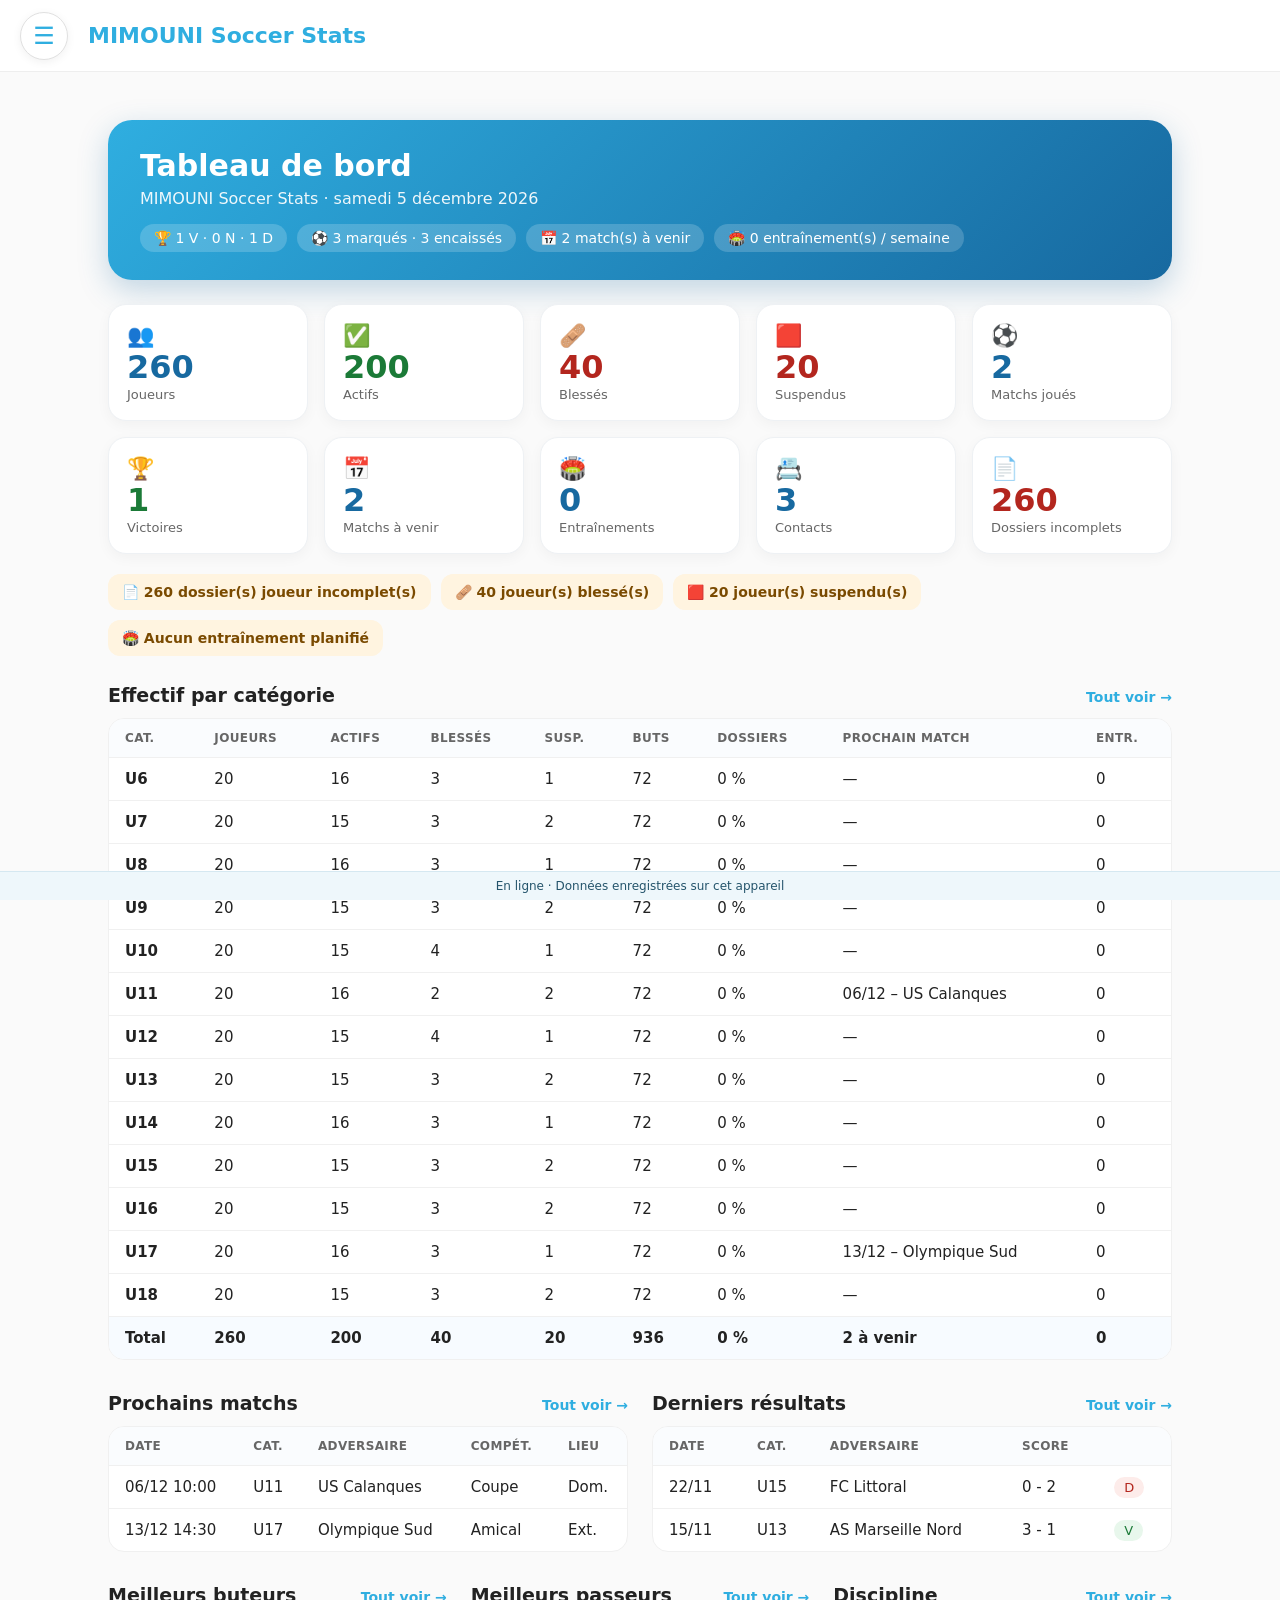
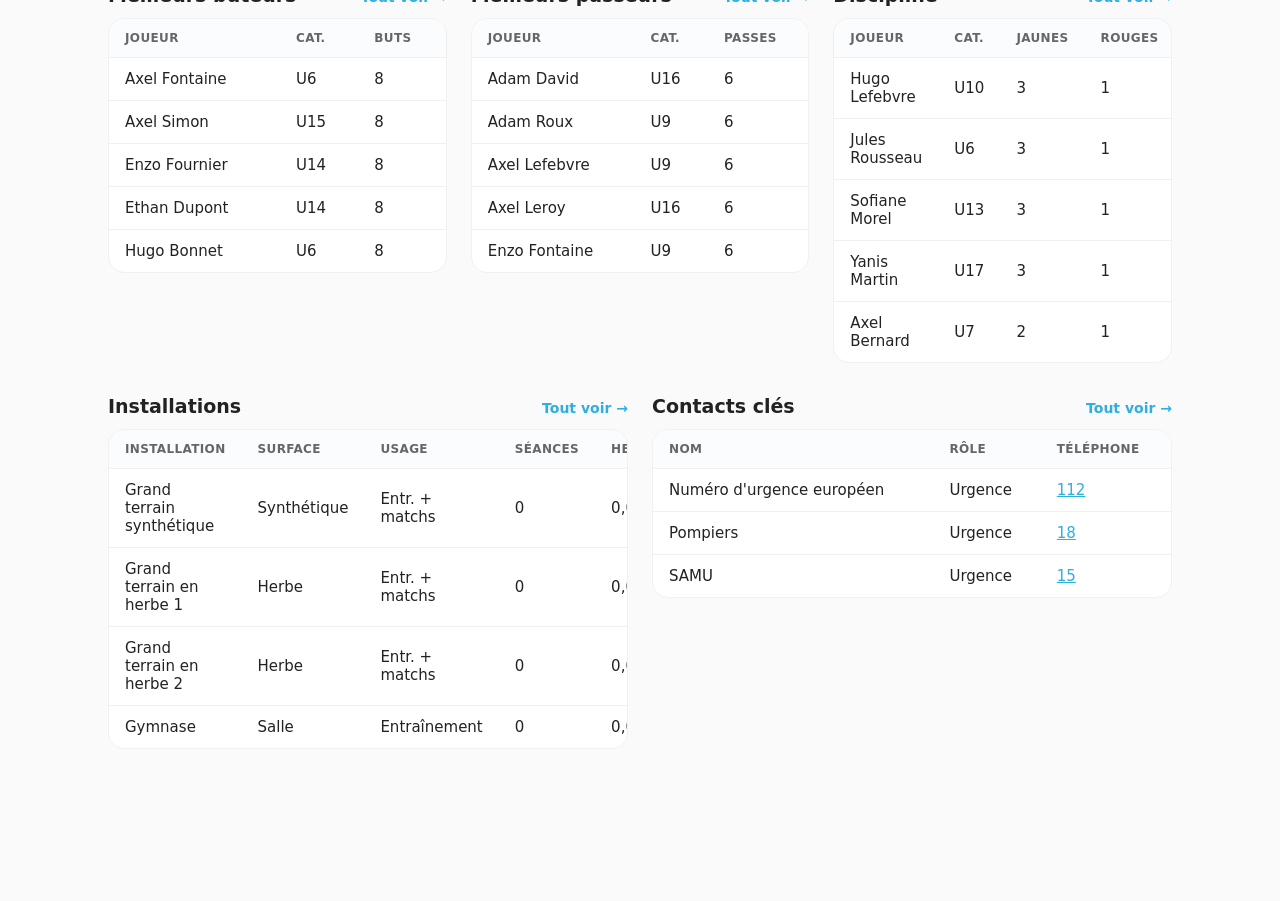
<file: index.html>
<!DOCTYPE html>
<html lang="fr">
<head>
<meta charset="UTF-8">
<meta name="viewport" content="width=device-width, initial-scale=1.0">
<title>Tableau de bord – MIMOUNI Soccer Stats</title>
<link rel="icon" href="favicon.svg" type="image/svg+xml">
<link rel="manifest" href="manifest.webmanifest">
<meta name="theme-color" content="#2FAEE0">
<meta name="apple-mobile-web-app-capable" content="yes">
<meta name="apple-mobile-web-app-status-bar-style" content="default">
<link rel="stylesheet" href="style.css">
<script src="common.js" defer></script>
</head>
<body data-page="index"></body>
</html>
</file>
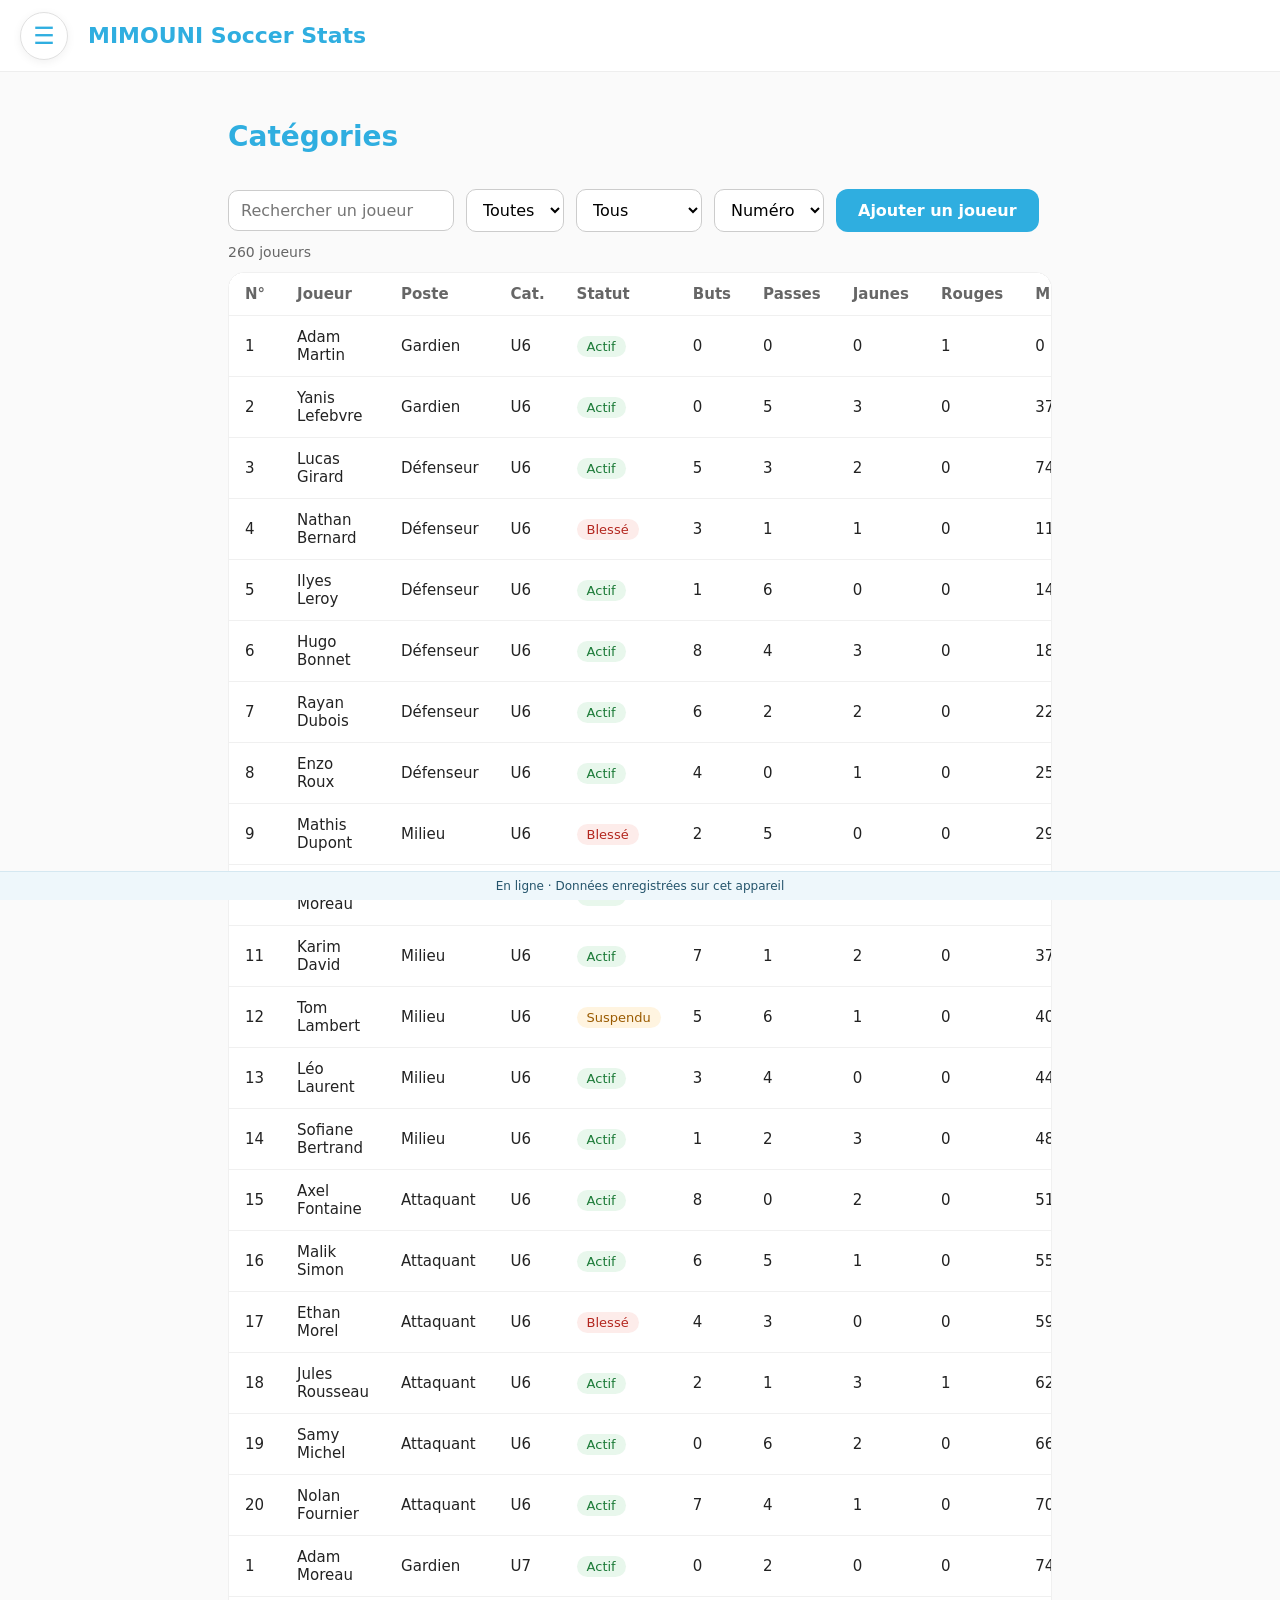
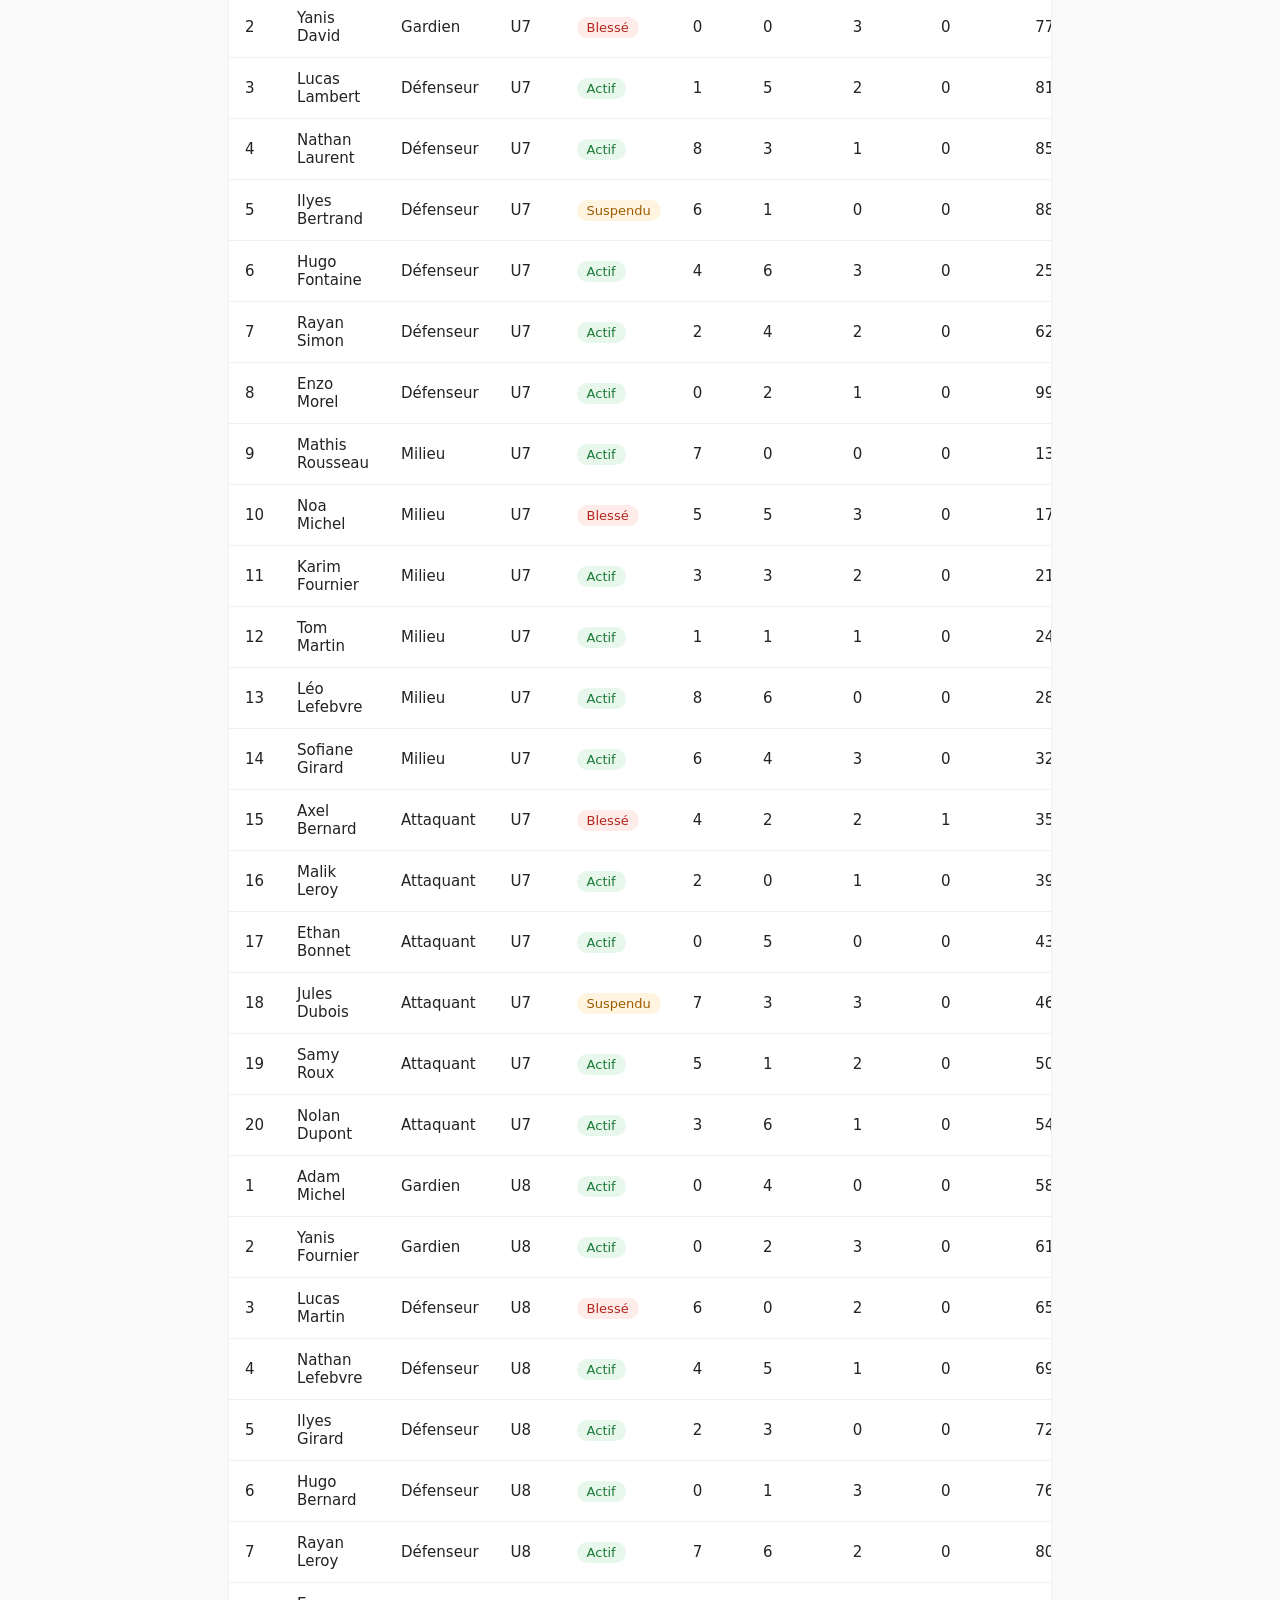
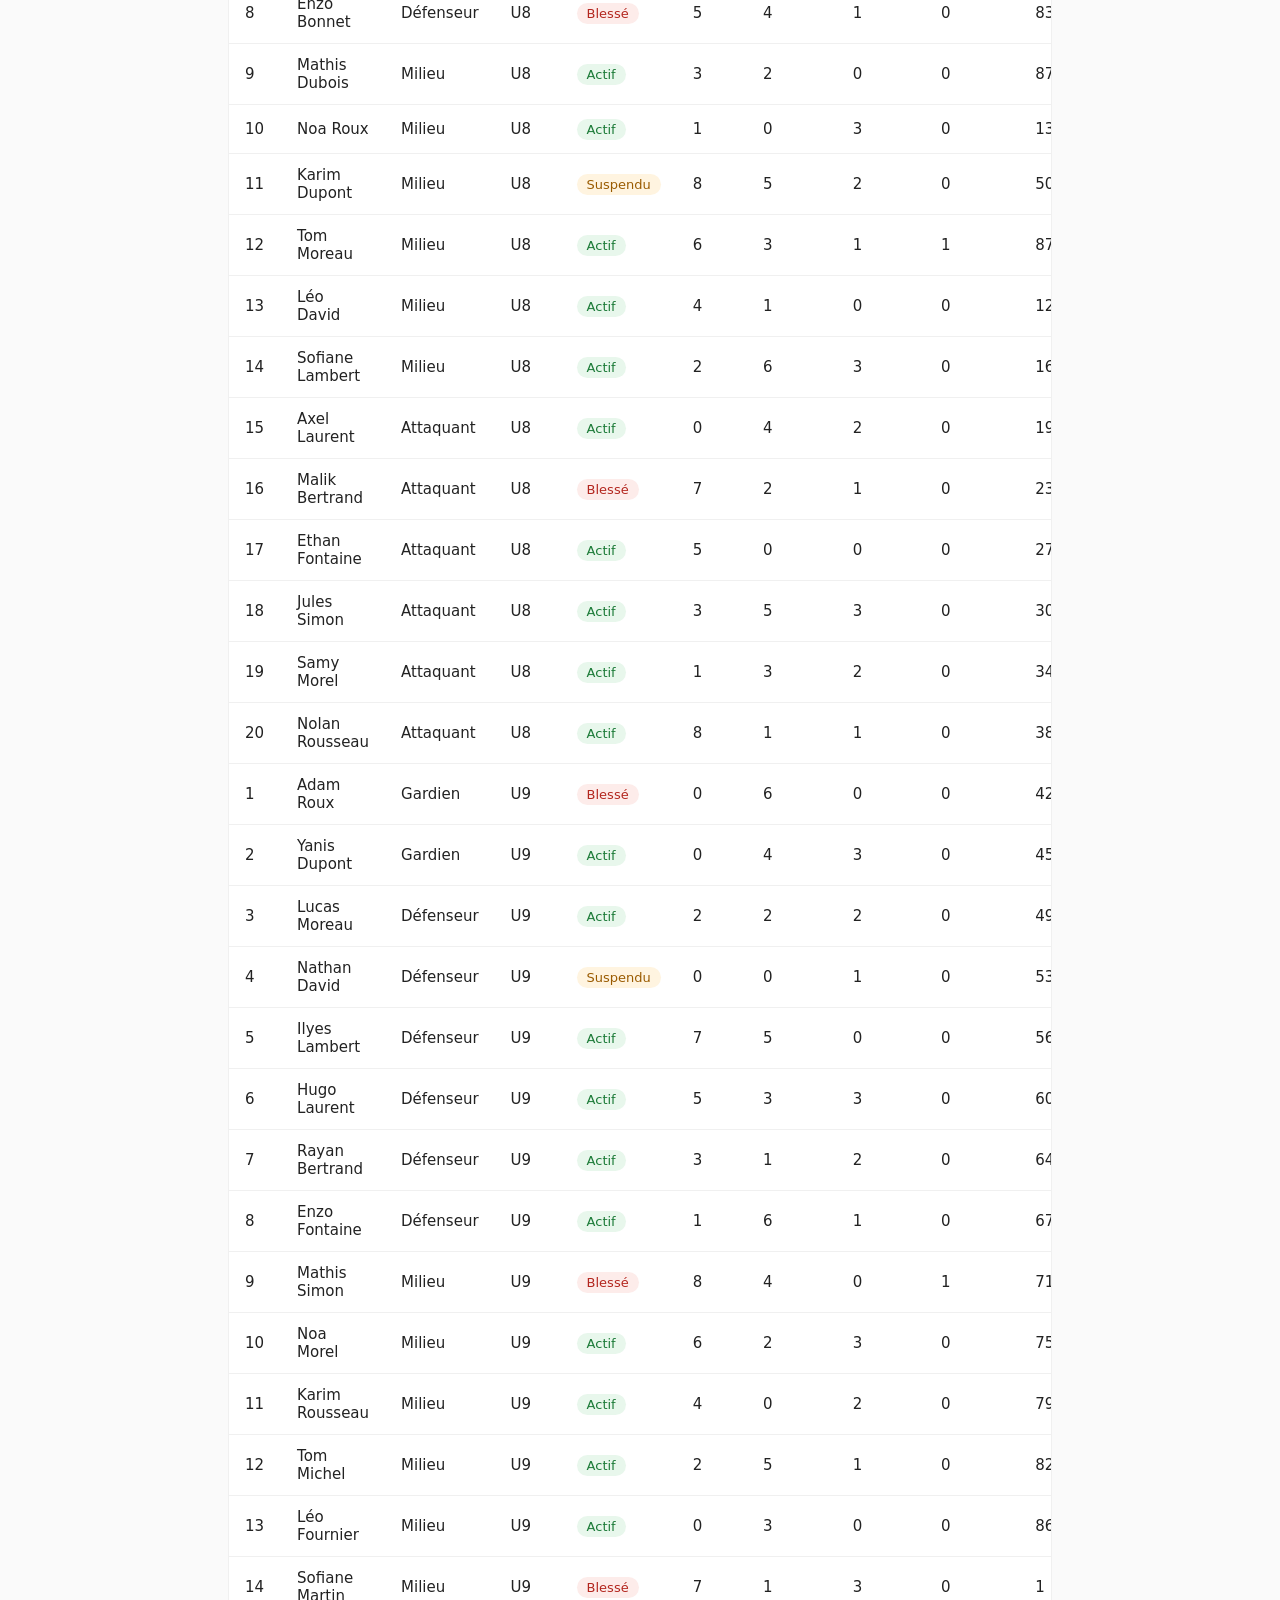
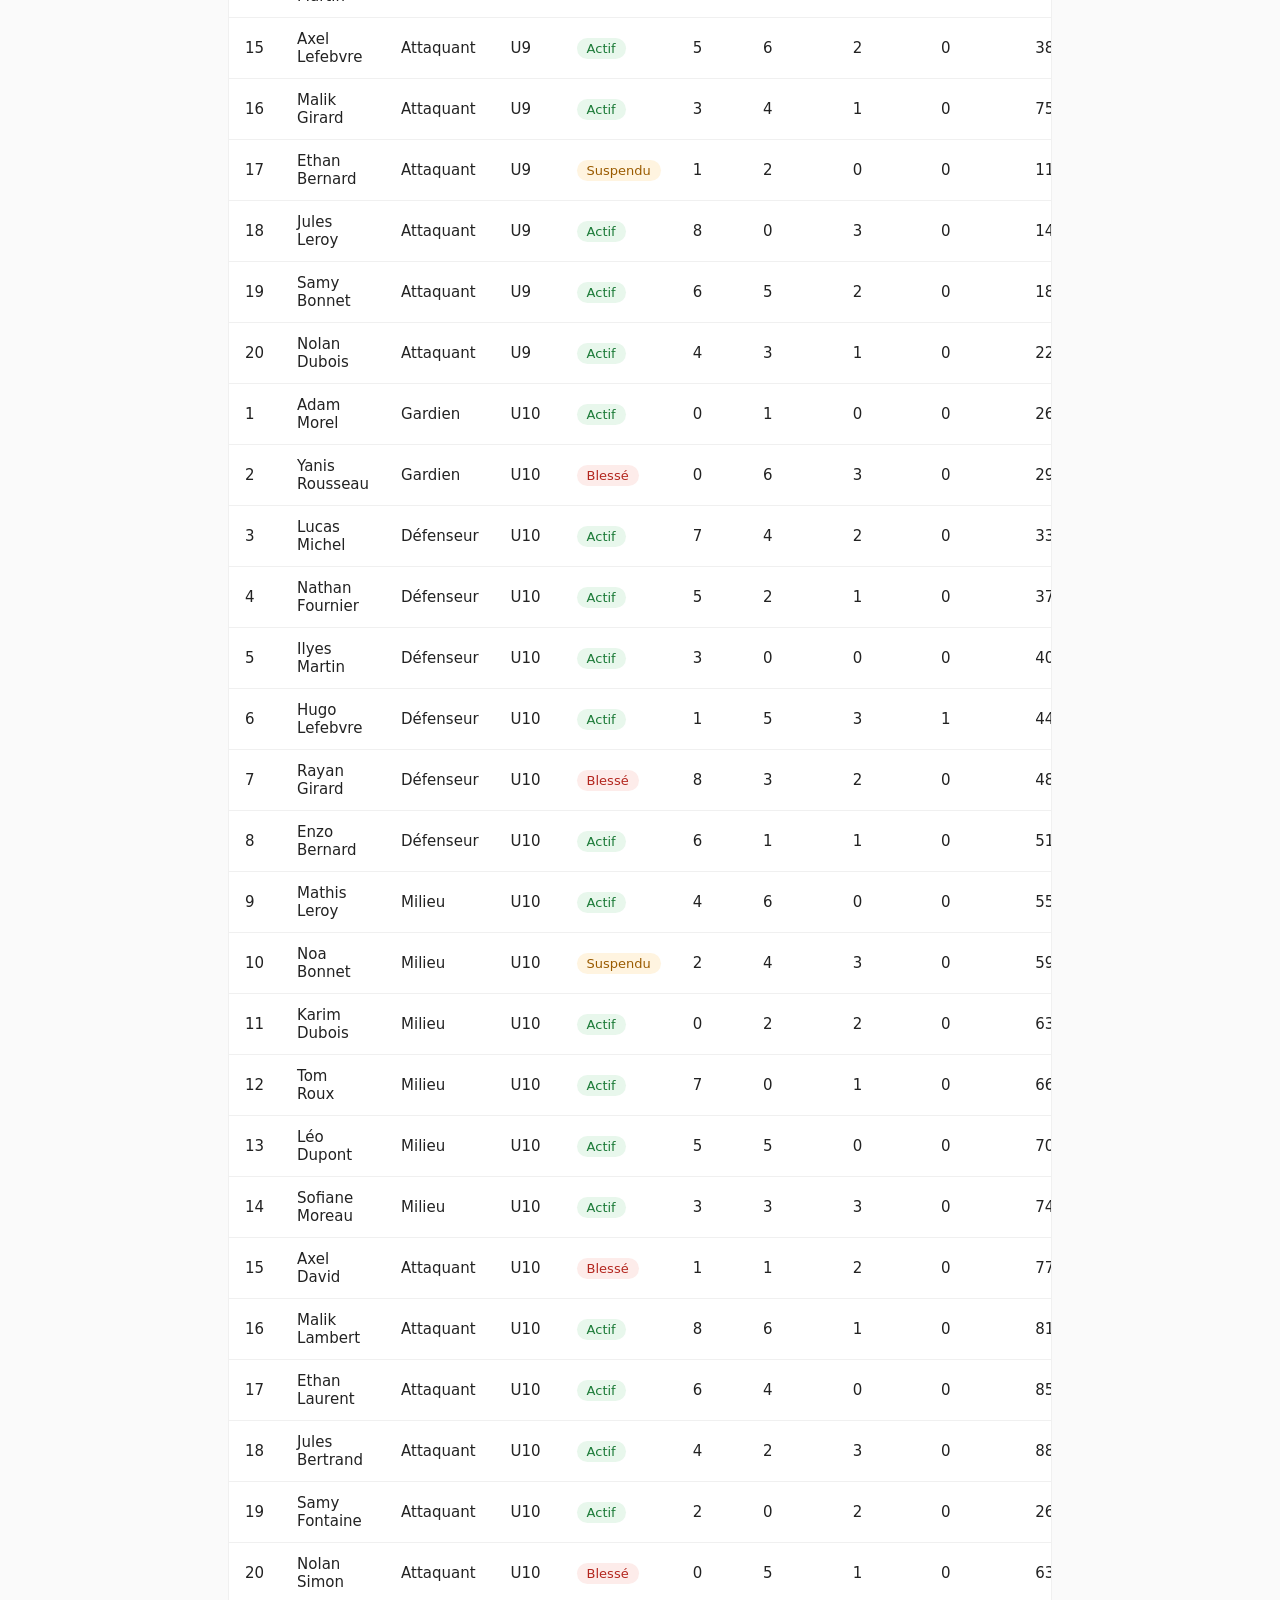
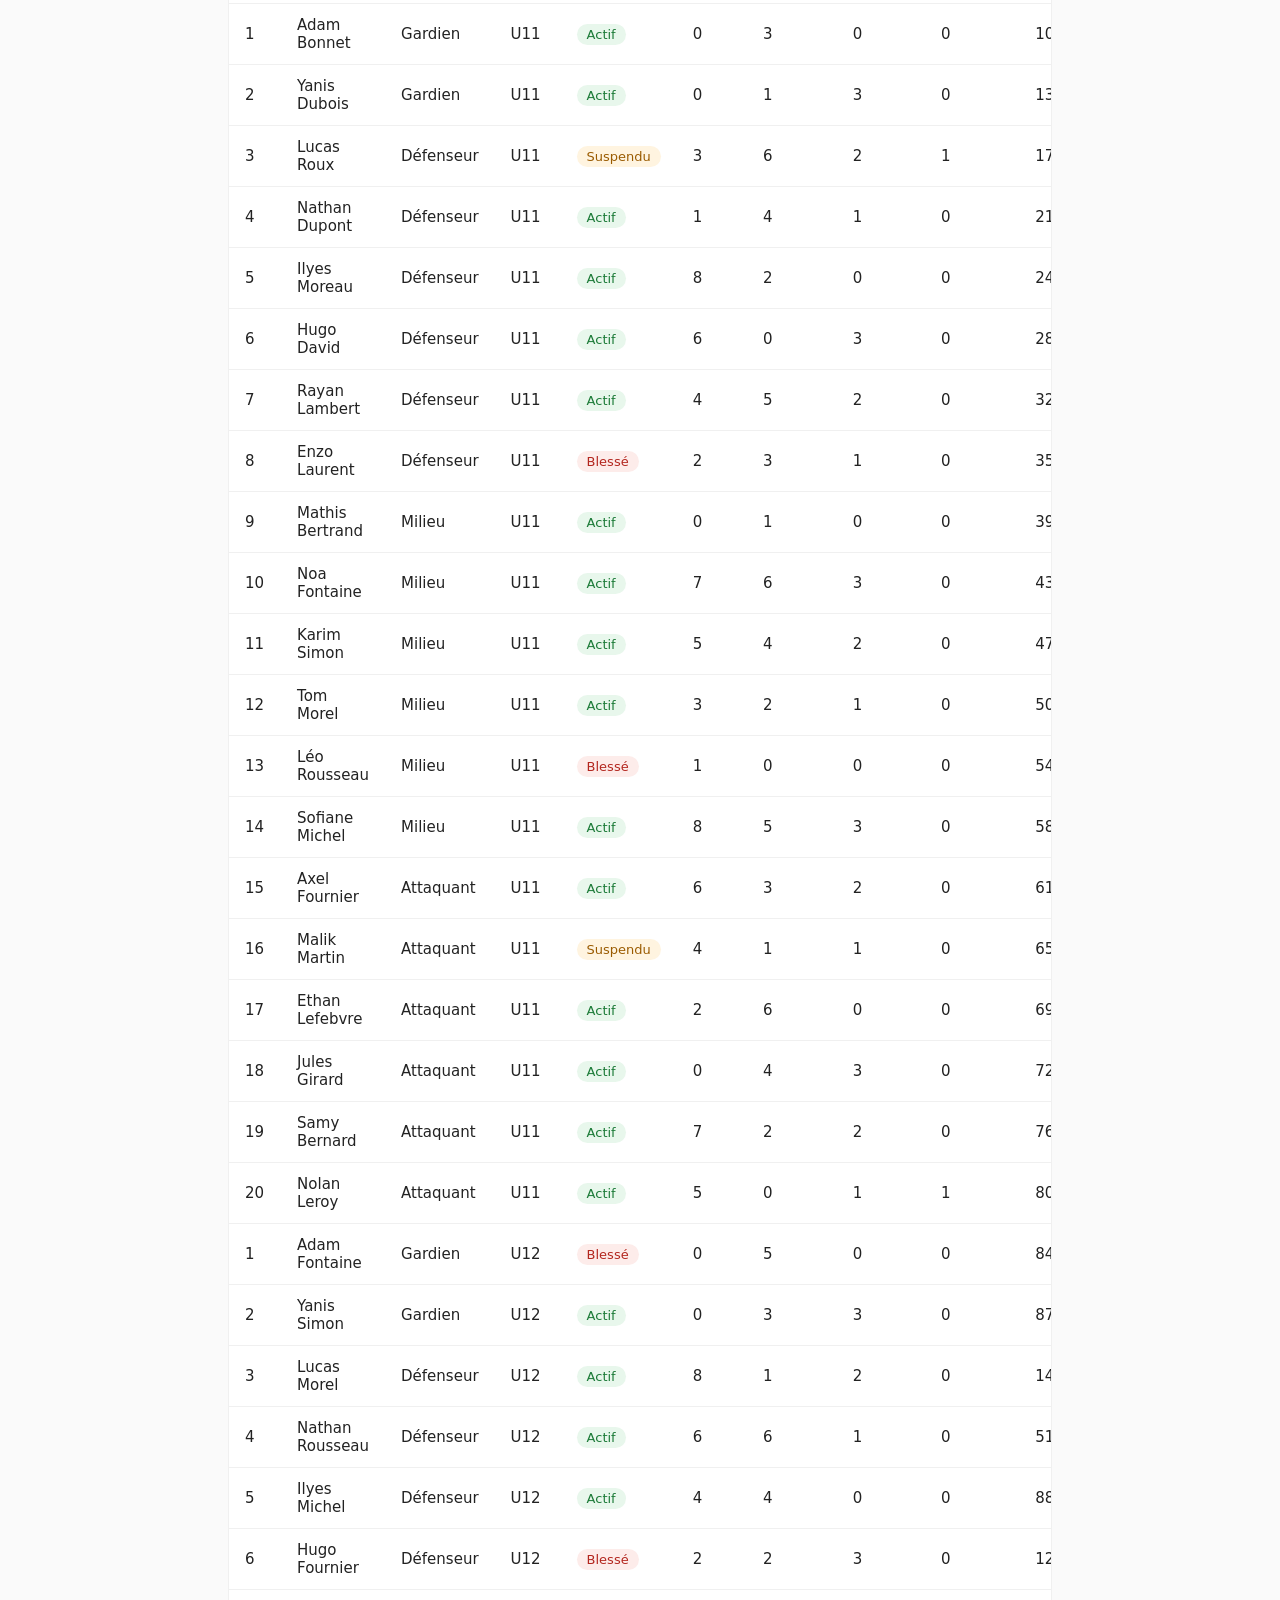
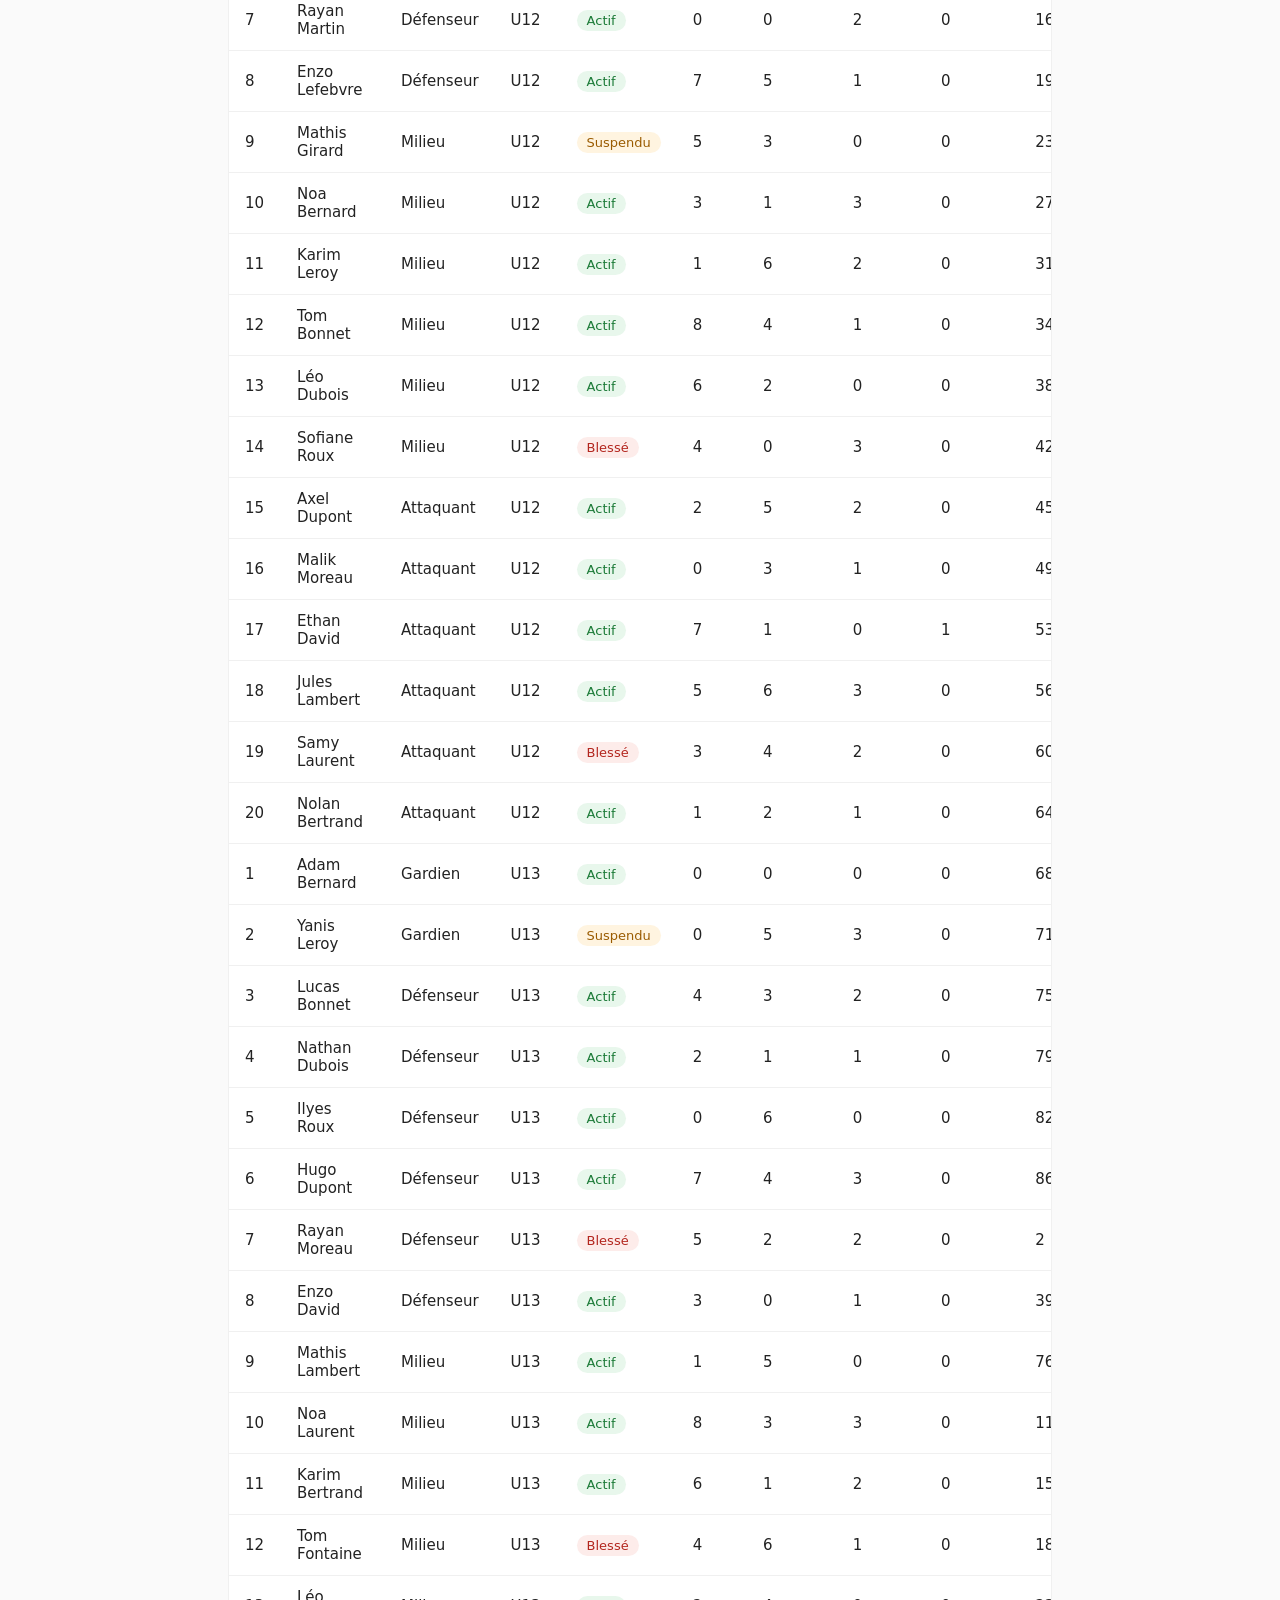
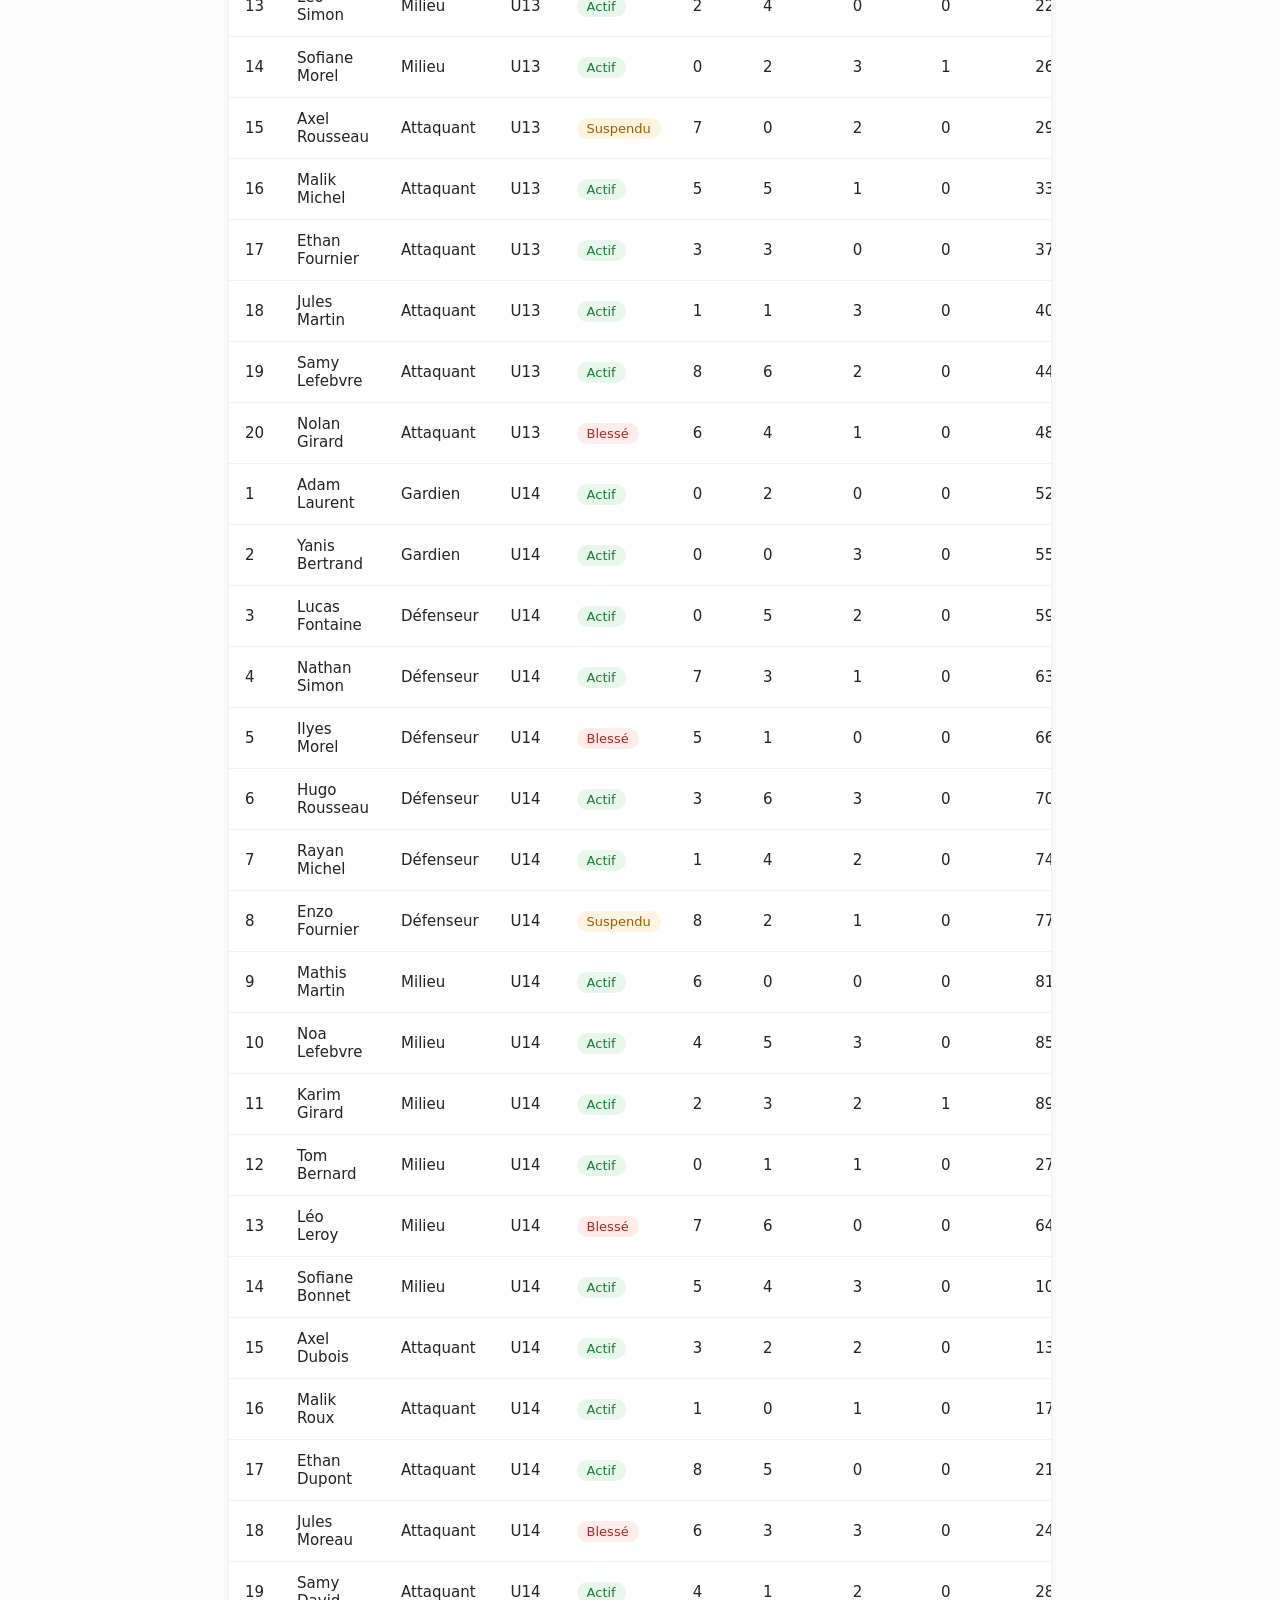
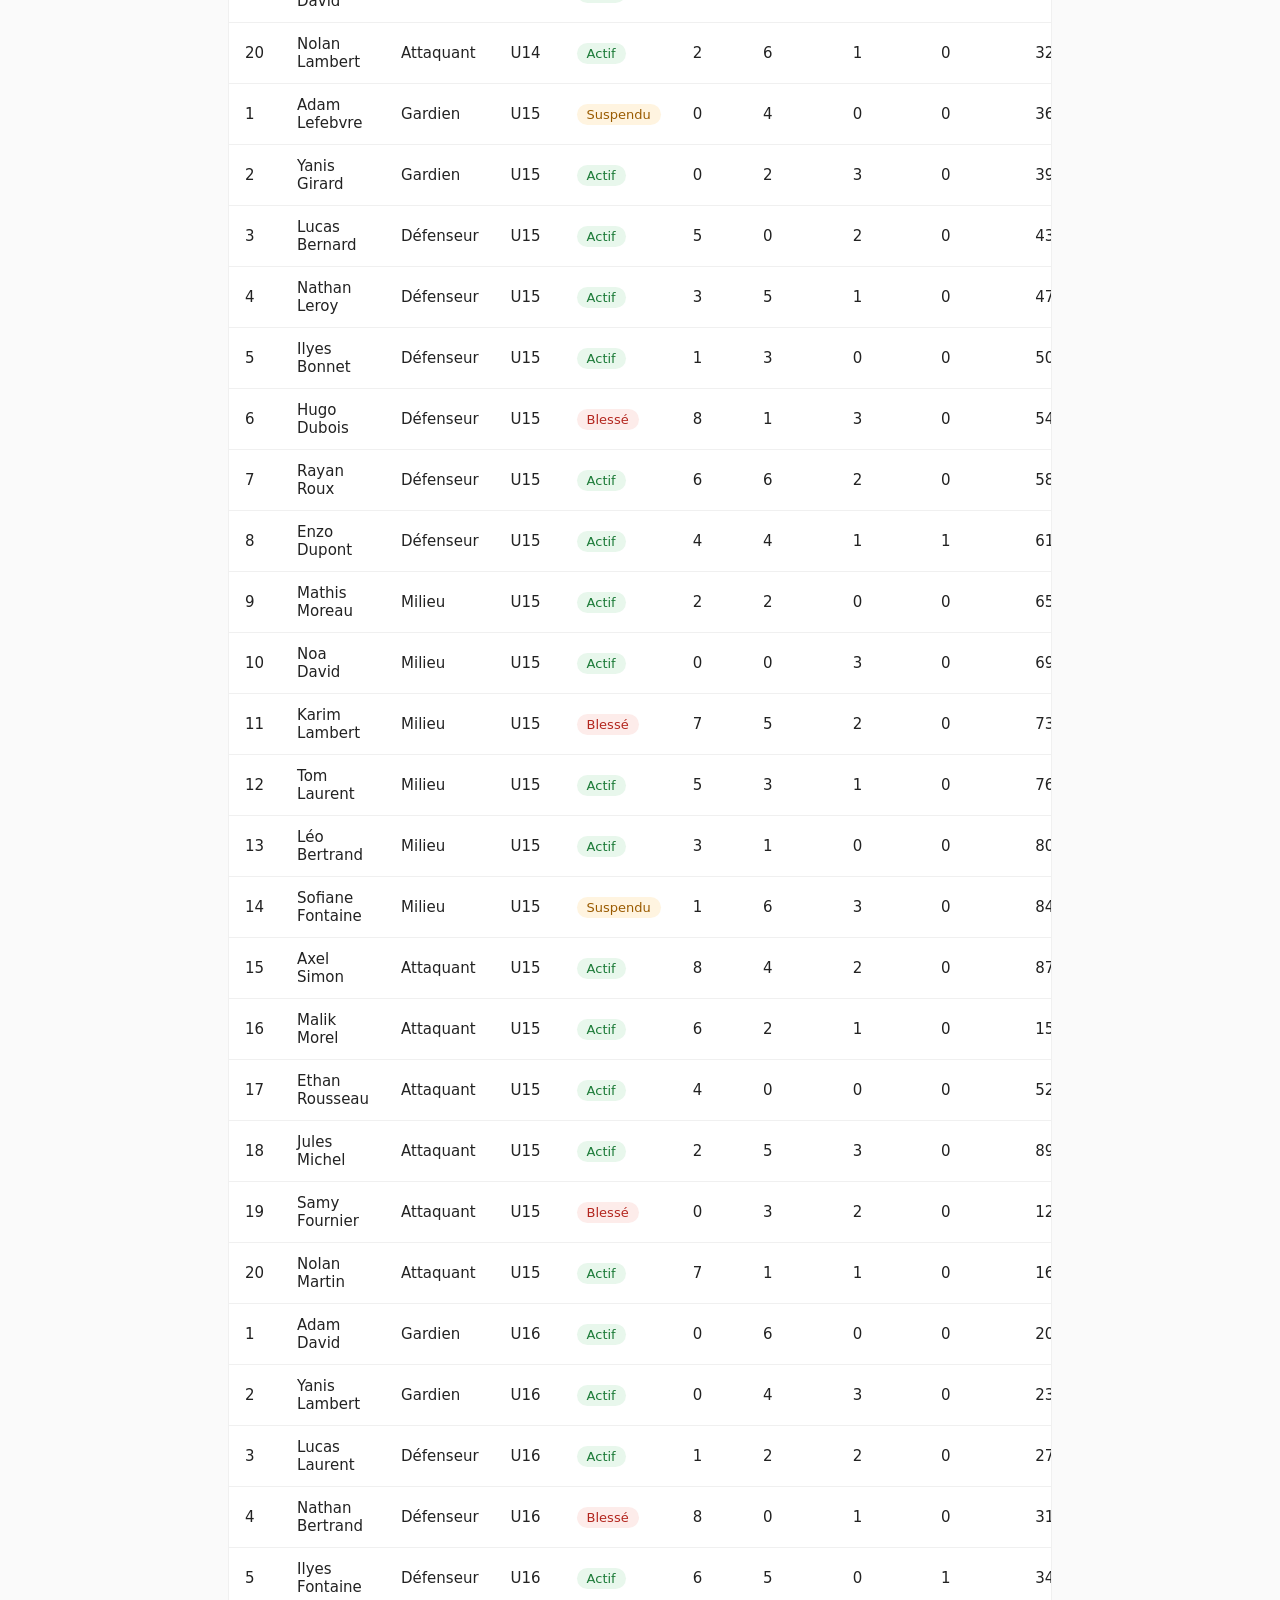
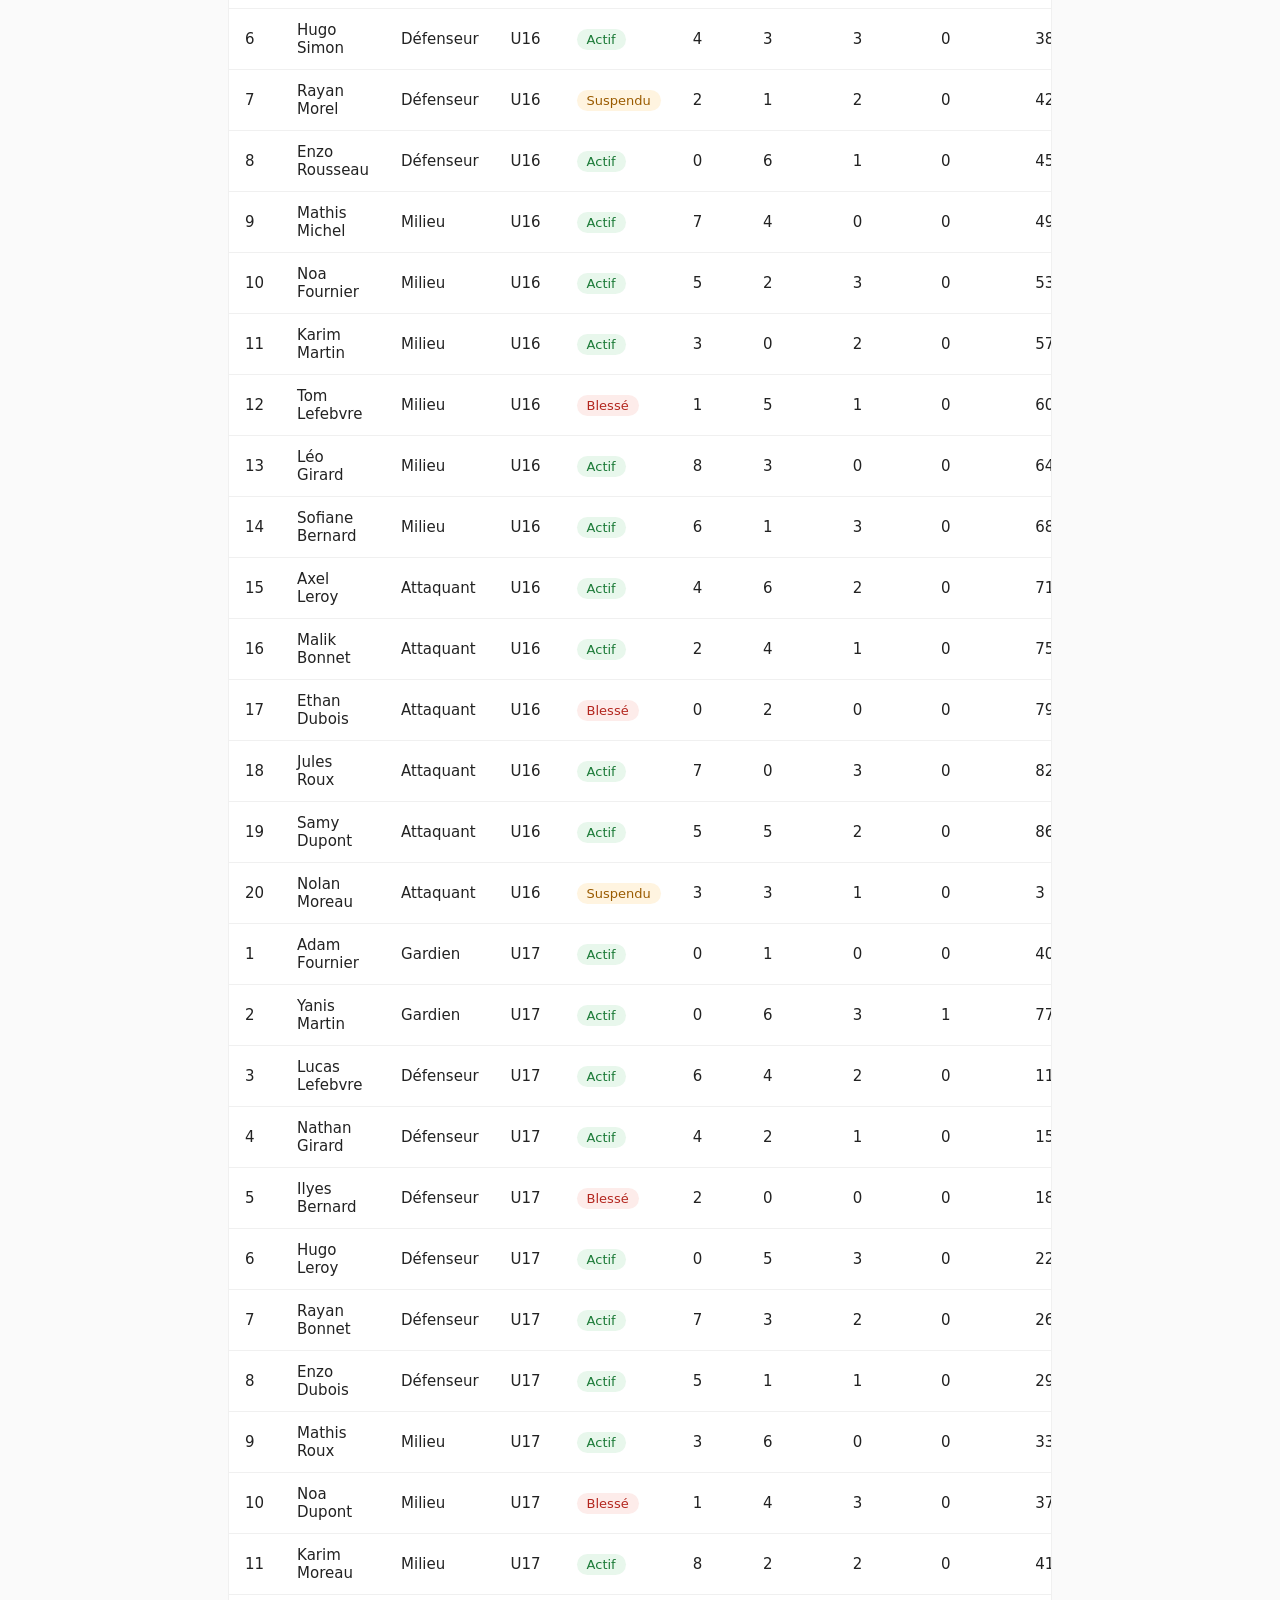
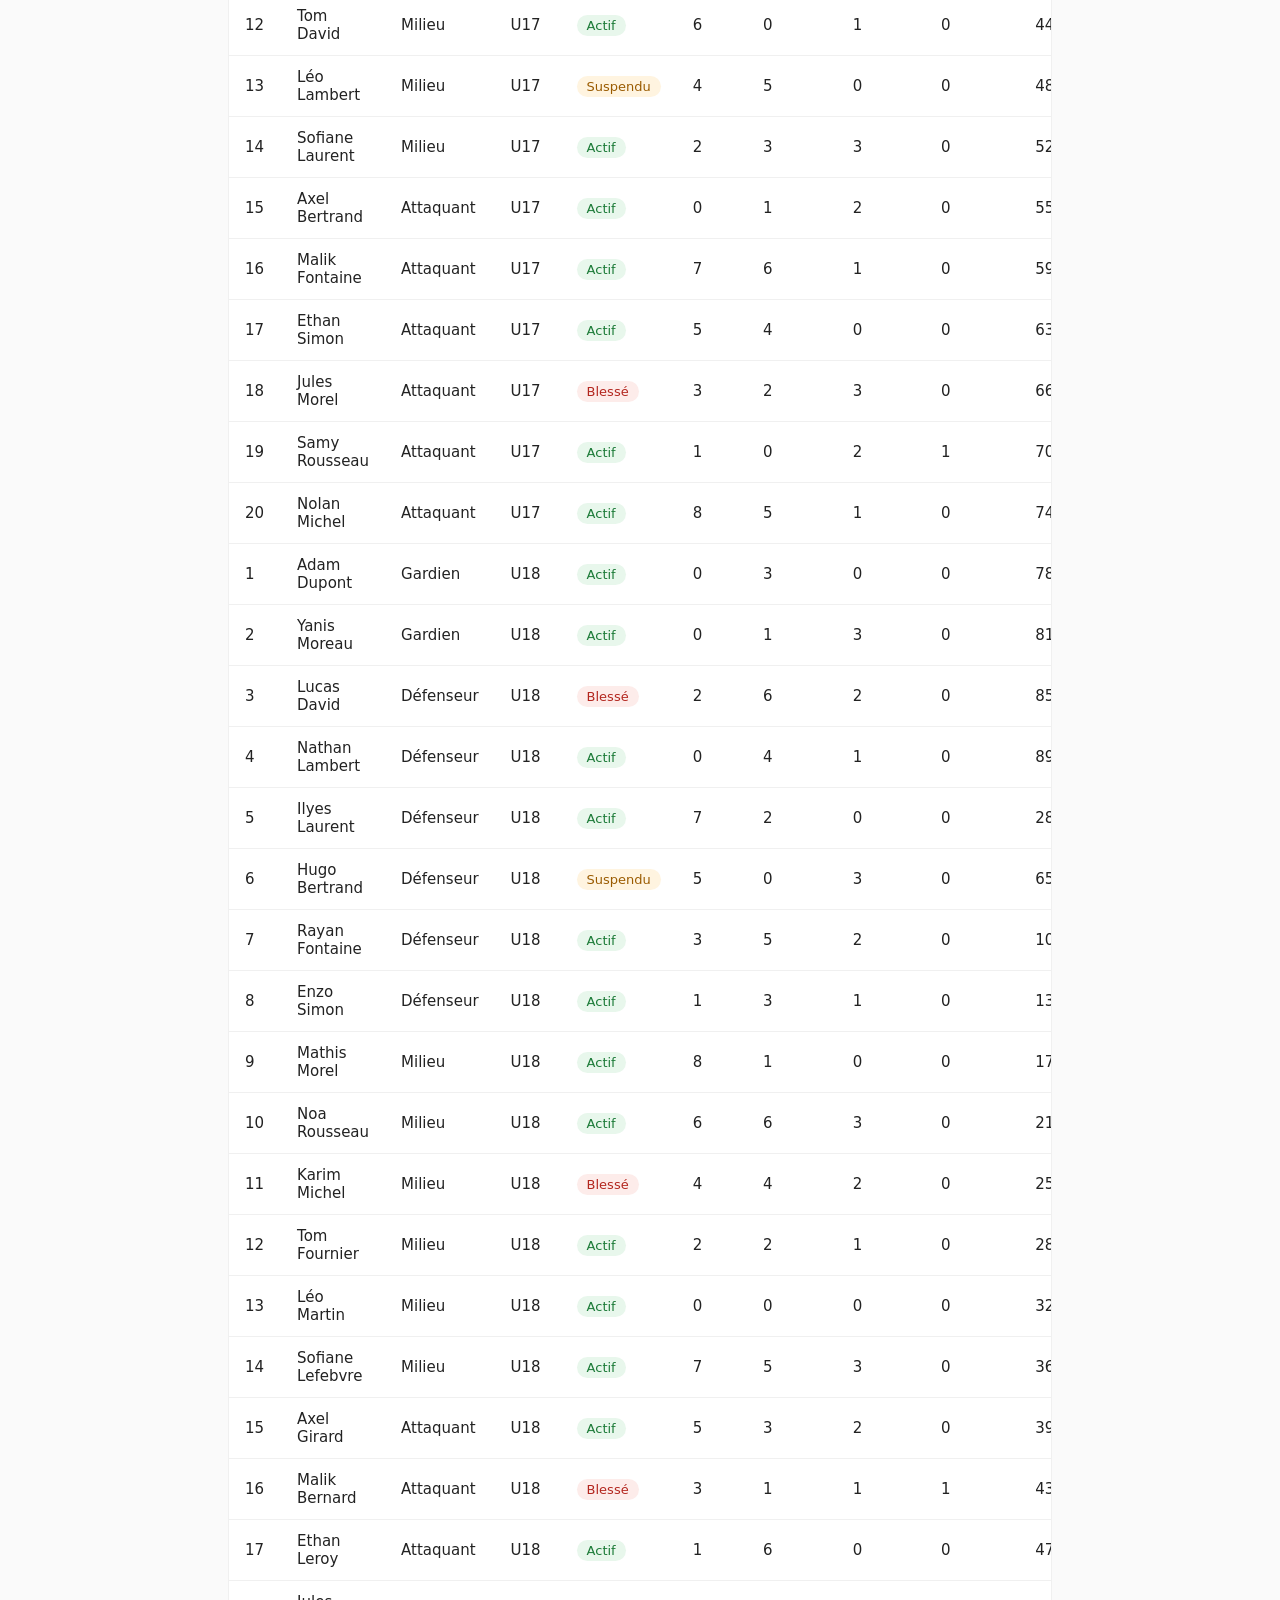
<file: categories.html>
<!DOCTYPE html>
<html lang="fr">
<head>
<meta charset="UTF-8">
<meta name="viewport" content="width=device-width, initial-scale=1.0">
<title>Catégories – MIMOUNI Soccer Stats</title>
<link rel="icon" href="favicon.svg" type="image/svg+xml">
<link rel="manifest" href="manifest.webmanifest">
<meta name="theme-color" content="#2FAEE0">
<meta name="apple-mobile-web-app-capable" content="yes">
<meta name="apple-mobile-web-app-status-bar-style" content="default">
<link rel="stylesheet" href="style.css">
<script src="common.js" defer></script>
</head>
<body data-page="categories"></body>
</html>
</file>
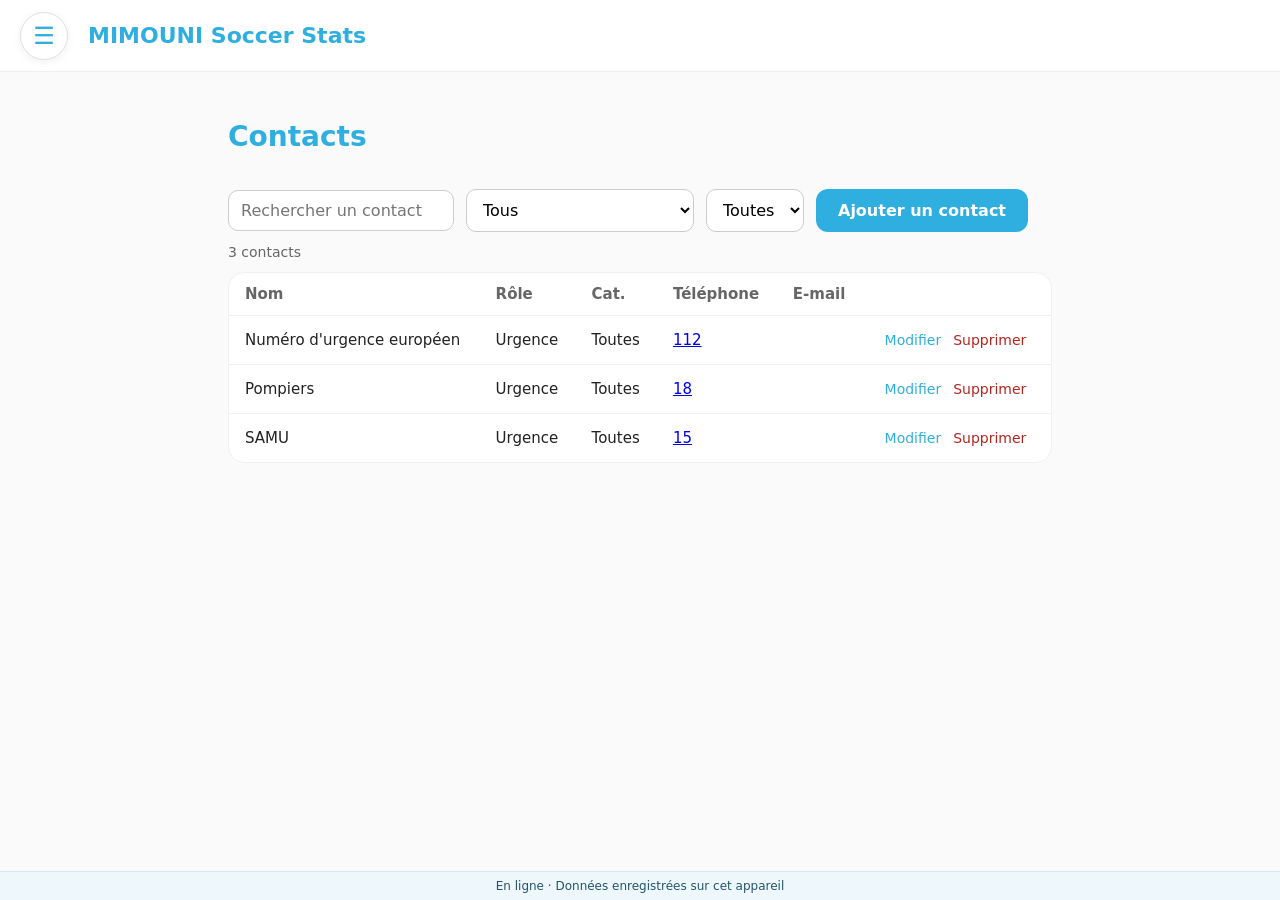
<file: contacts.html>
<!DOCTYPE html>
<html lang="fr">
<head>
<meta charset="UTF-8">
<meta name="viewport" content="width=device-width, initial-scale=1.0">
<title>Contacts – MIMOUNI Soccer Stats</title>
<link rel="icon" href="favicon.svg" type="image/svg+xml">
<link rel="manifest" href="manifest.webmanifest">
<meta name="theme-color" content="#2FAEE0">
<meta name="apple-mobile-web-app-capable" content="yes">
<meta name="apple-mobile-web-app-status-bar-style" content="default">
<link rel="stylesheet" href="style.css">
<script src="common.js" defer></script>
</head>
<body data-page="contacts"></body>
</html>
</file>
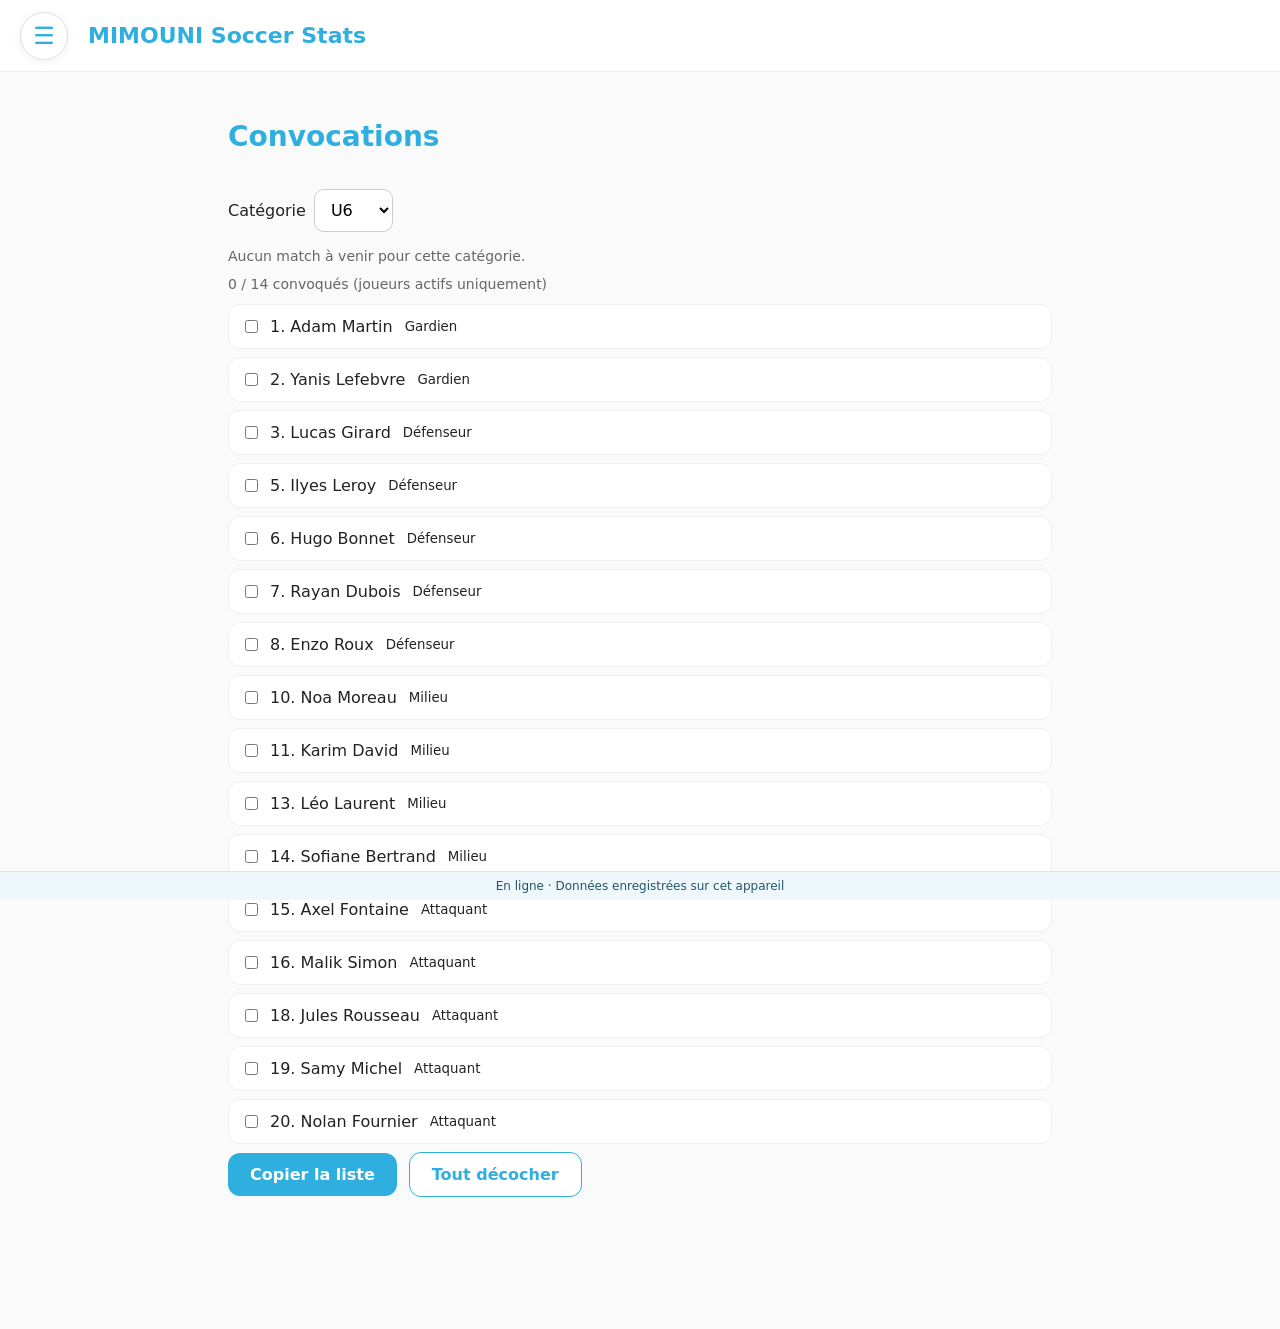
<file: convocations.html>
<!DOCTYPE html>
<html lang="fr">
<head>
<meta charset="UTF-8">
<meta name="viewport" content="width=device-width, initial-scale=1.0">
<title>Convocations – MIMOUNI Soccer Stats</title>
<link rel="icon" href="favicon.svg" type="image/svg+xml">
<link rel="manifest" href="manifest.webmanifest">
<meta name="theme-color" content="#2FAEE0">
<meta name="apple-mobile-web-app-capable" content="yes">
<meta name="apple-mobile-web-app-status-bar-style" content="default">
<link rel="stylesheet" href="style.css">
<script src="common.js" defer></script>
</head>
<body data-page="convocations"></body>
</html>
</file>
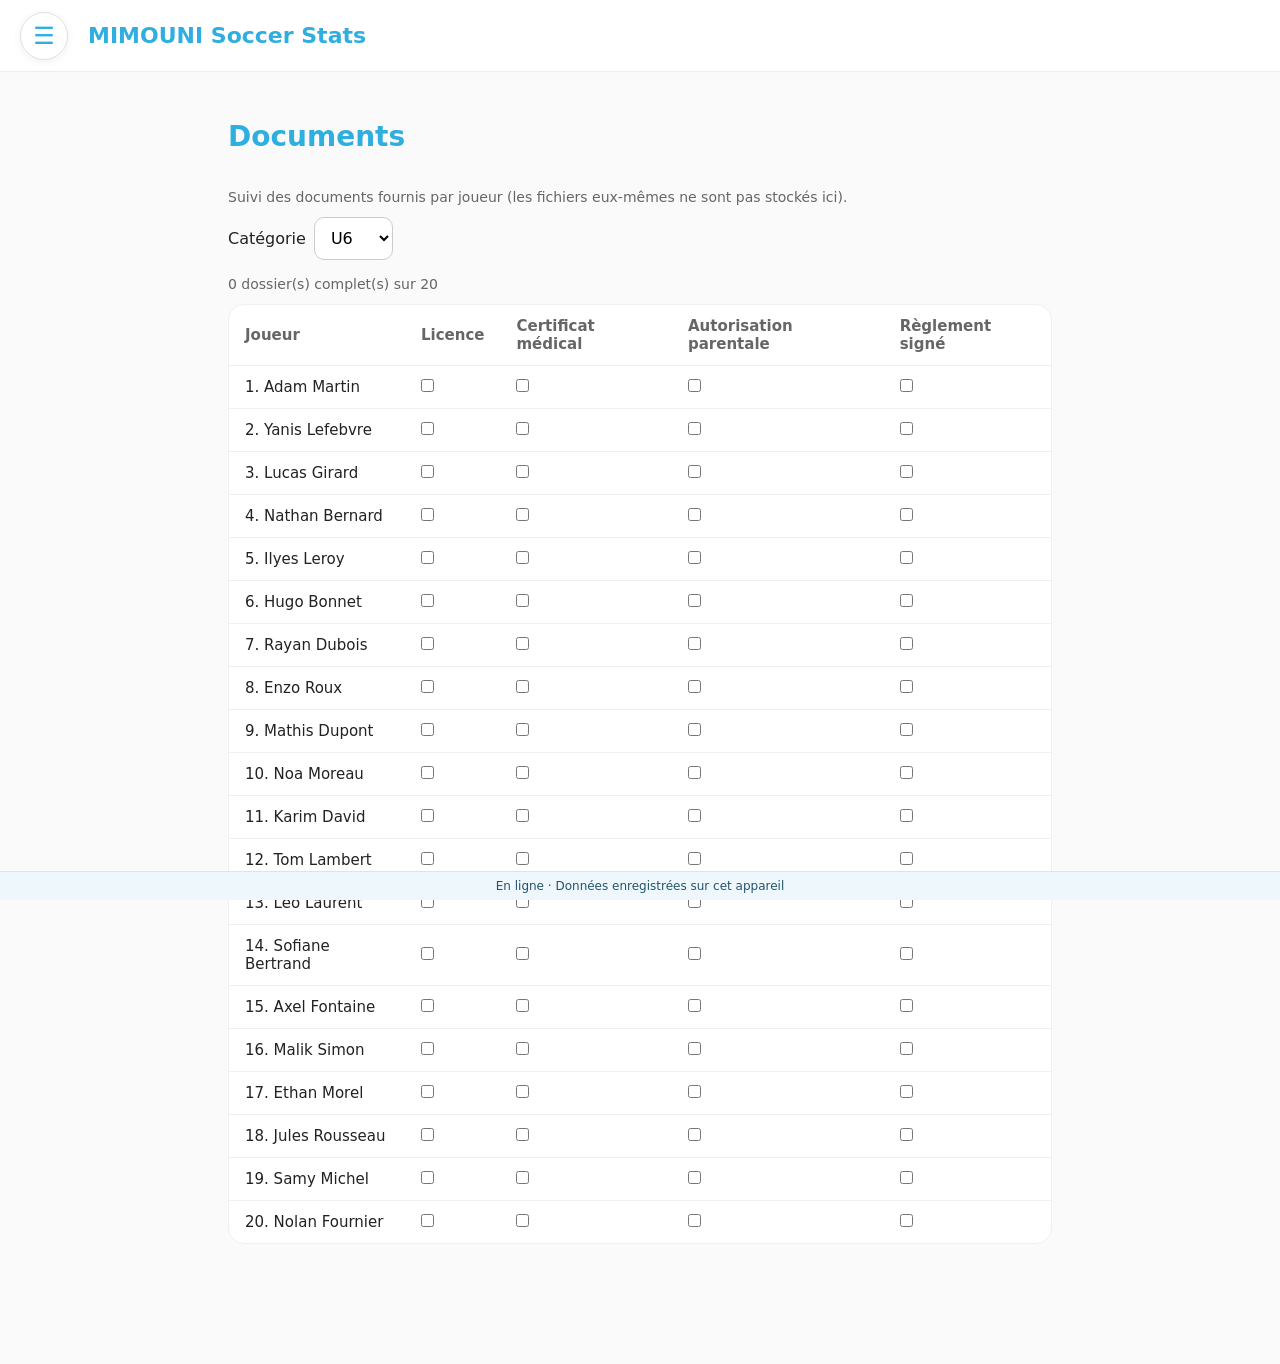
<file: documents.html>
<!DOCTYPE html>
<html lang="fr">
<head>
<meta charset="UTF-8">
<meta name="viewport" content="width=device-width, initial-scale=1.0">
<title>Documents – MIMOUNI Soccer Stats</title>
<link rel="icon" href="favicon.svg" type="image/svg+xml">
<link rel="manifest" href="manifest.webmanifest">
<meta name="theme-color" content="#2FAEE0">
<meta name="apple-mobile-web-app-capable" content="yes">
<meta name="apple-mobile-web-app-status-bar-style" content="default">
<link rel="stylesheet" href="style.css">
<script src="common.js" defer></script>
</head>
<body data-page="documents"></body>
</html>
</file>
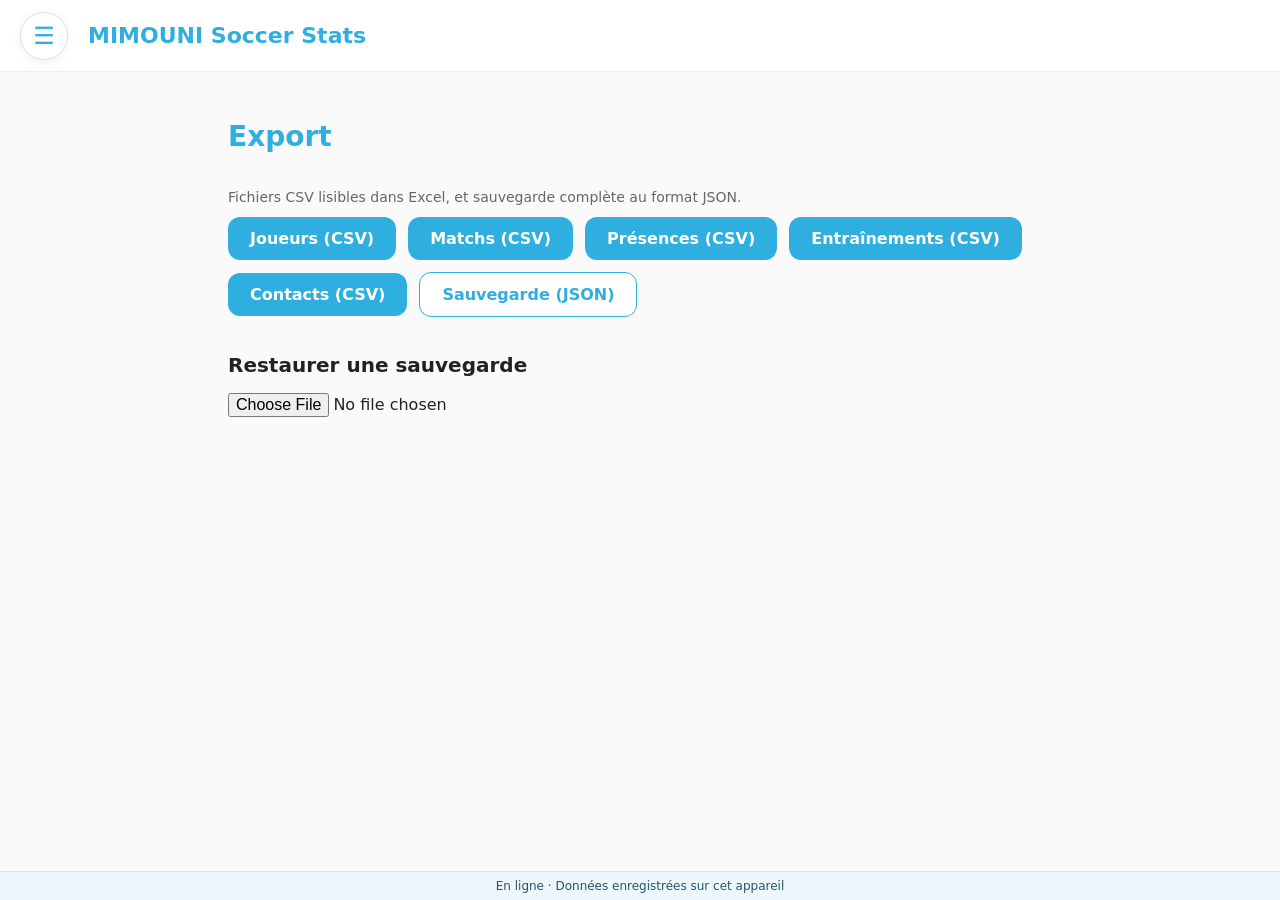
<file: export.html>
<!DOCTYPE html>
<html lang="fr">
<head>
<meta charset="UTF-8">
<meta name="viewport" content="width=device-width, initial-scale=1.0">
<title>Export – MIMOUNI Soccer Stats</title>
<link rel="icon" href="favicon.svg" type="image/svg+xml">
<link rel="manifest" href="manifest.webmanifest">
<meta name="theme-color" content="#2FAEE0">
<meta name="apple-mobile-web-app-capable" content="yes">
<meta name="apple-mobile-web-app-status-bar-style" content="default">
<link rel="stylesheet" href="style.css">
<script src="common.js" defer></script>
</head>
<body data-page="export"></body>
</html>
</file>
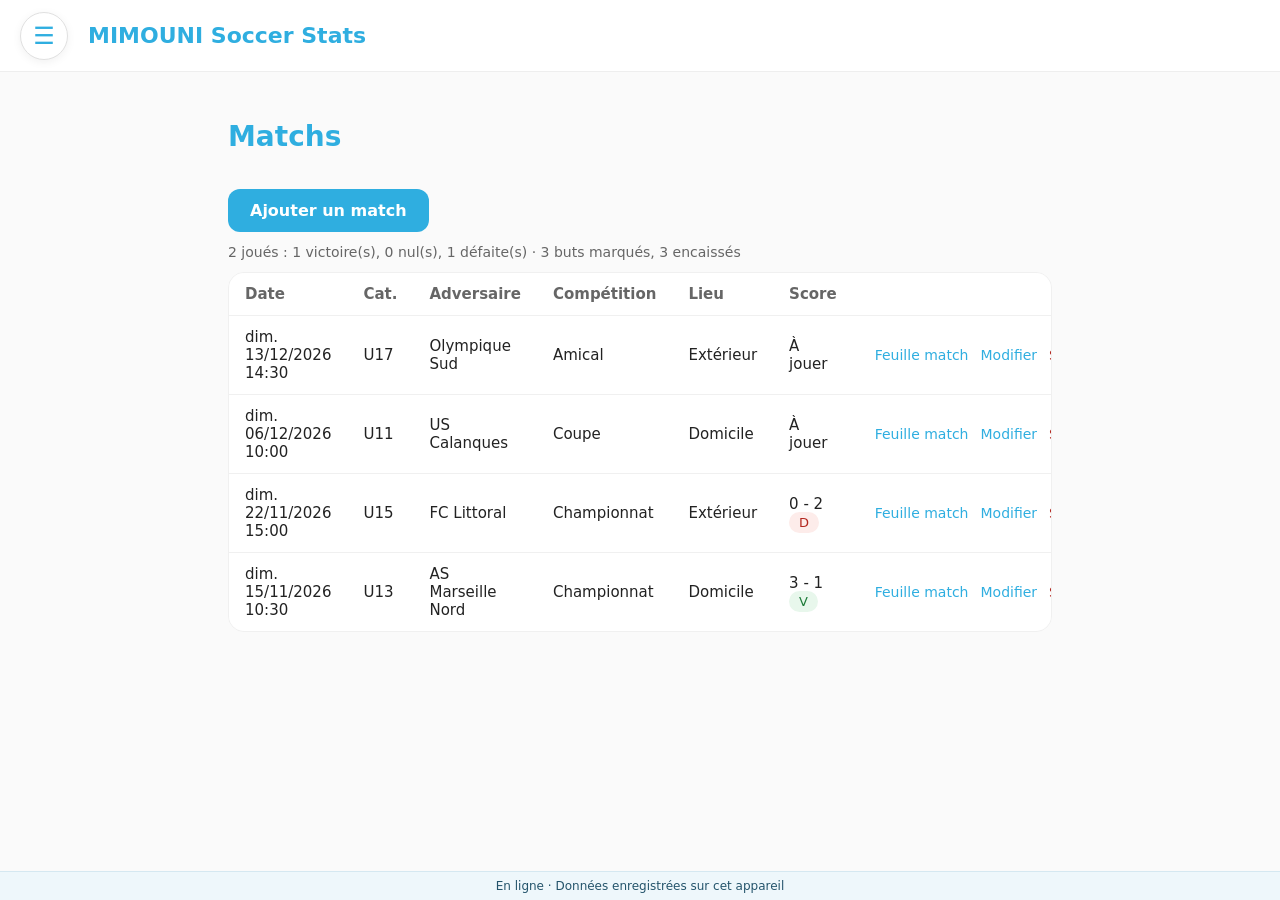
<file: matchs.html>
<!DOCTYPE html>
<html lang="fr">
<head>
<meta charset="UTF-8">
<meta name="viewport" content="width=device-width, initial-scale=1.0">
<title>Matchs – MIMOUNI Soccer Stats</title>
<link rel="icon" href="favicon.svg" type="image/svg+xml">
<link rel="manifest" href="manifest.webmanifest">
<meta name="theme-color" content="#2FAEE0">
<meta name="apple-mobile-web-app-capable" content="yes">
<meta name="apple-mobile-web-app-status-bar-style" content="default">
<link rel="stylesheet" href="style.css">
<script src="common.js" defer></script>
<script src="matchs-details.js" defer></script>
</head>
<body data-page="matchs"></body>
</html>
</file>
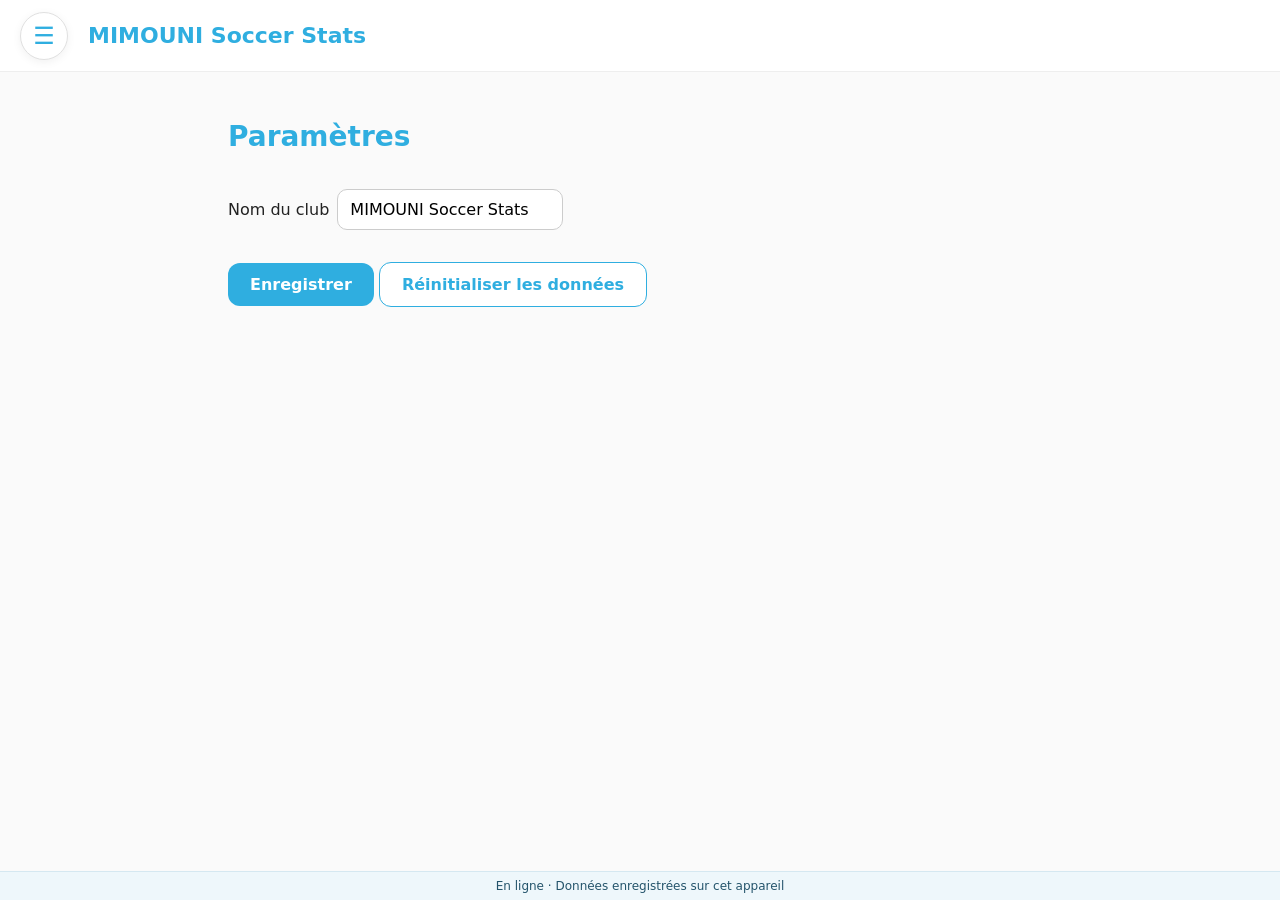
<file: parametres.html>
<!DOCTYPE html>
<html lang="fr">
<head>
<meta charset="UTF-8">
<meta name="viewport" content="width=device-width, initial-scale=1.0">
<title>Paramètres – MIMOUNI Soccer Stats</title>
<link rel="icon" href="favicon.svg" type="image/svg+xml">
<link rel="manifest" href="manifest.webmanifest">
<meta name="theme-color" content="#2FAEE0">
<meta name="apple-mobile-web-app-capable" content="yes">
<meta name="apple-mobile-web-app-status-bar-style" content="default">
<link rel="stylesheet" href="style.css">
<script src="common.js" defer></script>
</head>
<body data-page="parametres"></body>
</html>
</file>
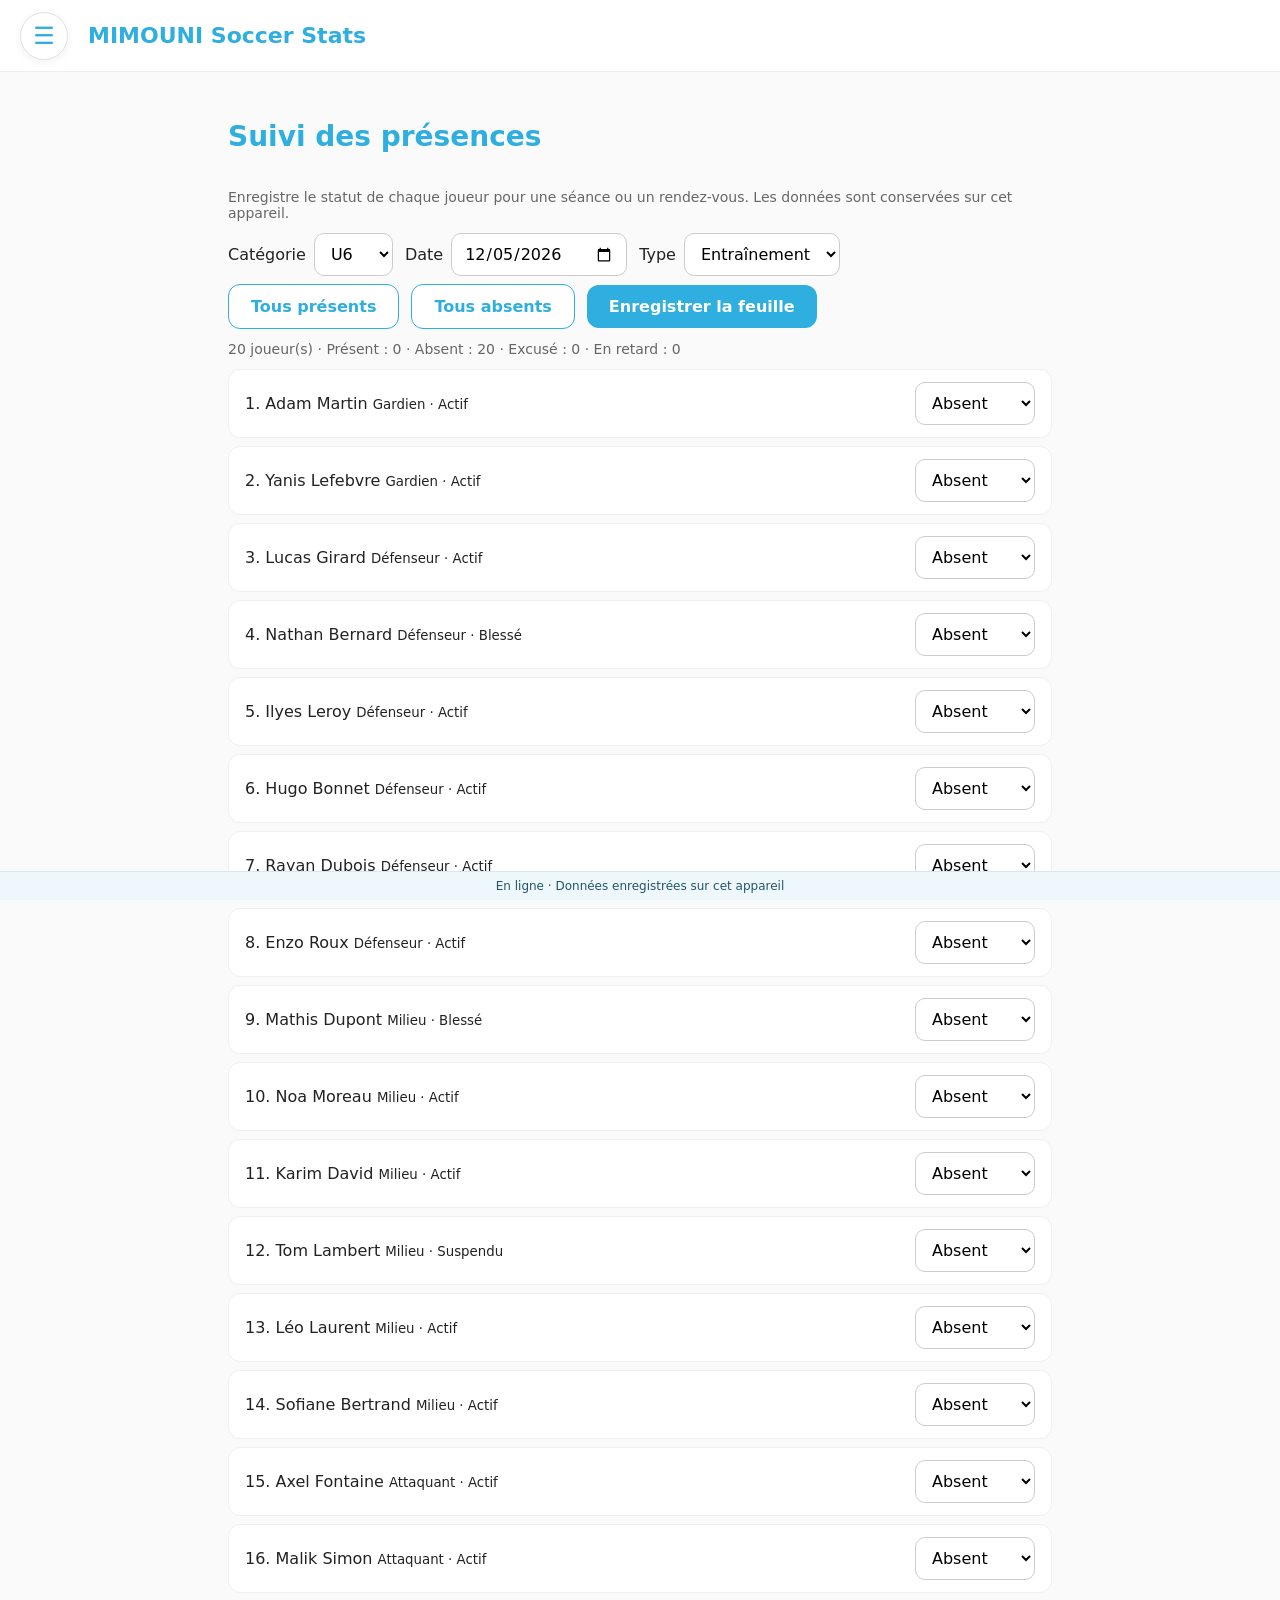
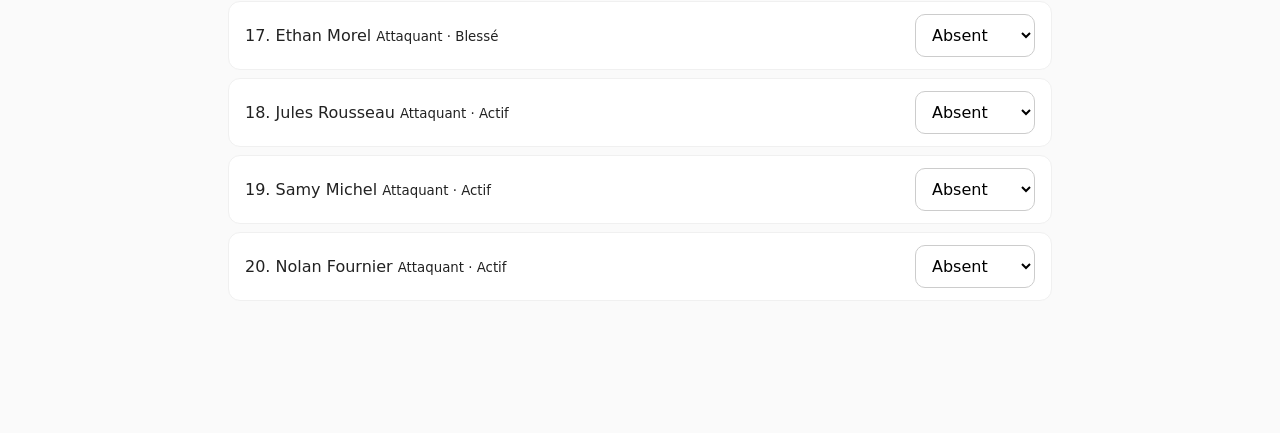
<file: presences.html>
<!DOCTYPE html>
<html lang="fr">
<head>
<meta charset="UTF-8">
<meta name="viewport" content="width=device-width, initial-scale=1.0">
<title>Présences – MIMOUNI Soccer Stats</title>
<link rel="icon" href="favicon.svg" type="image/svg+xml">
<link rel="manifest" href="manifest.webmanifest">
<meta name="theme-color" content="#2FAEE0">
<meta name="apple-mobile-web-app-capable" content="yes">
<meta name="apple-mobile-web-app-status-bar-style" content="default">
<link rel="stylesheet" href="style.css">
<script src="common.js" defer></script>
</head>
<body data-page="presences"></body>
</html>
</file>
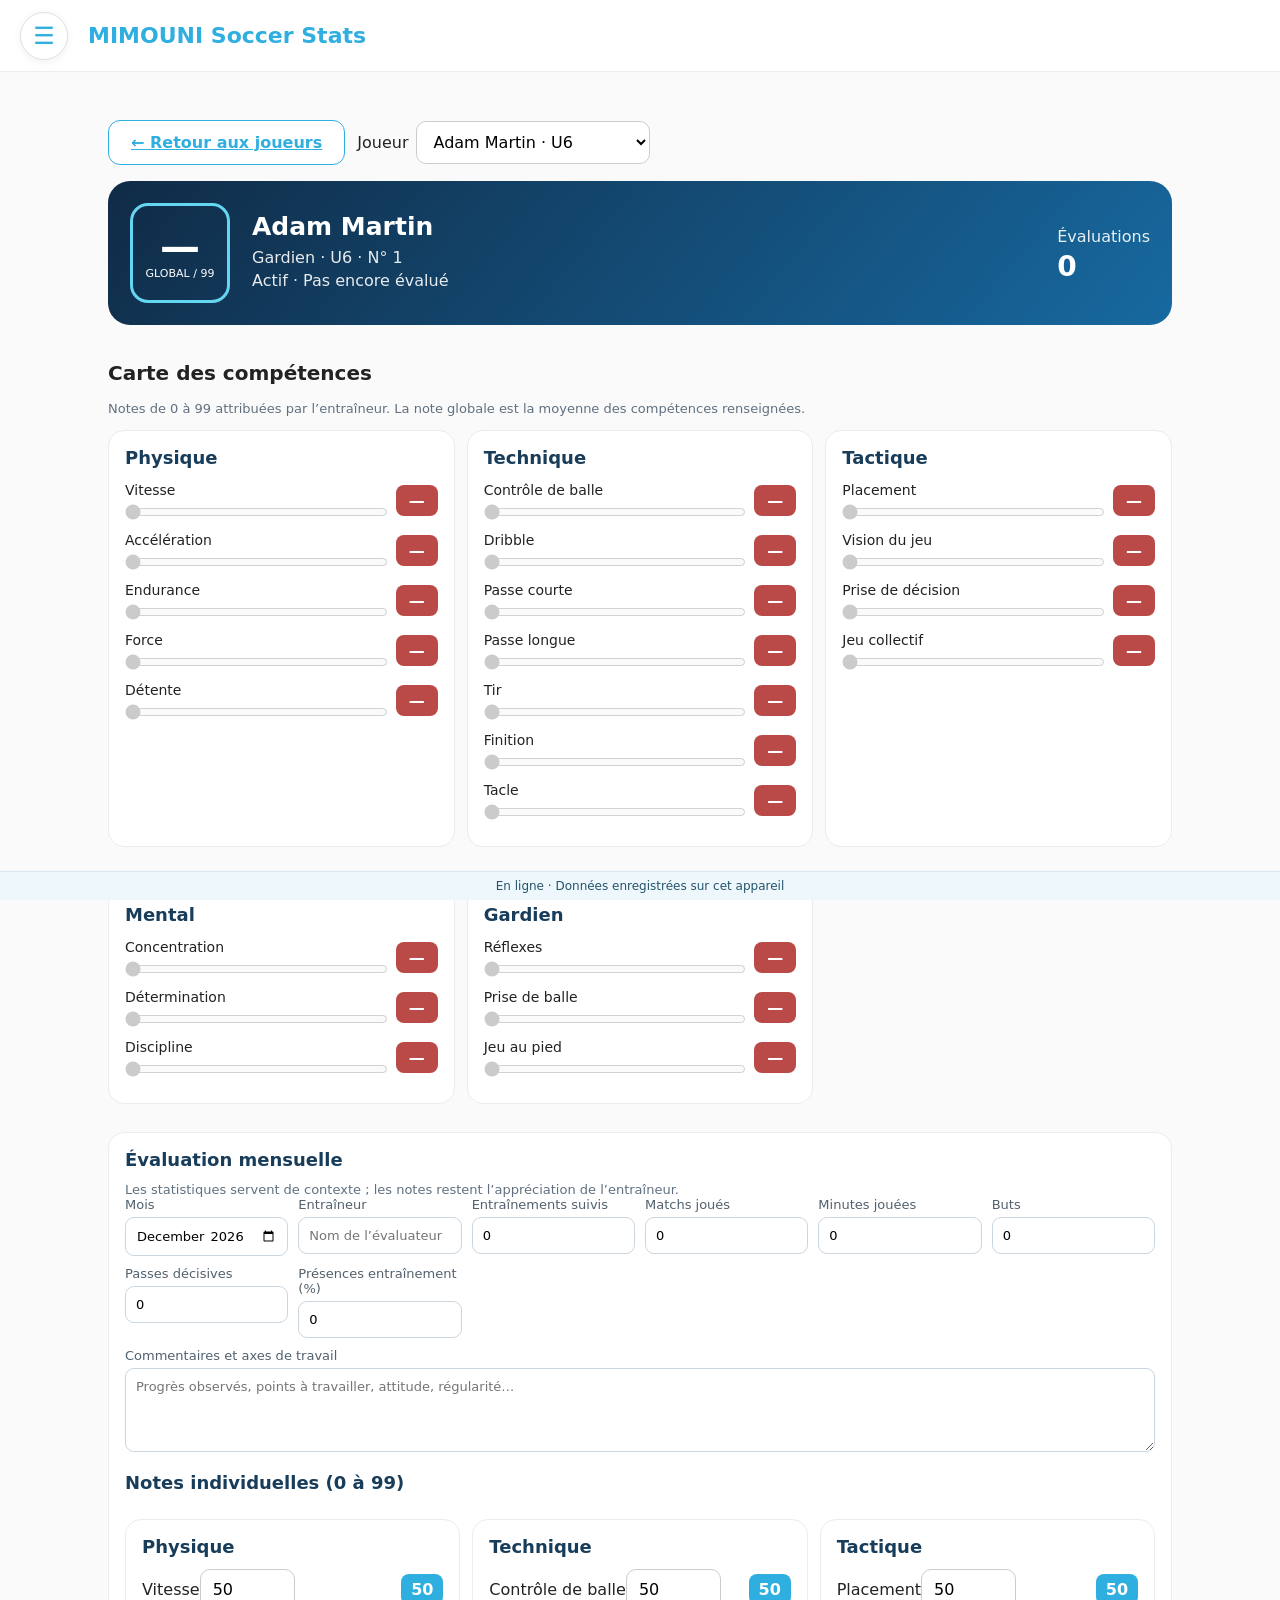
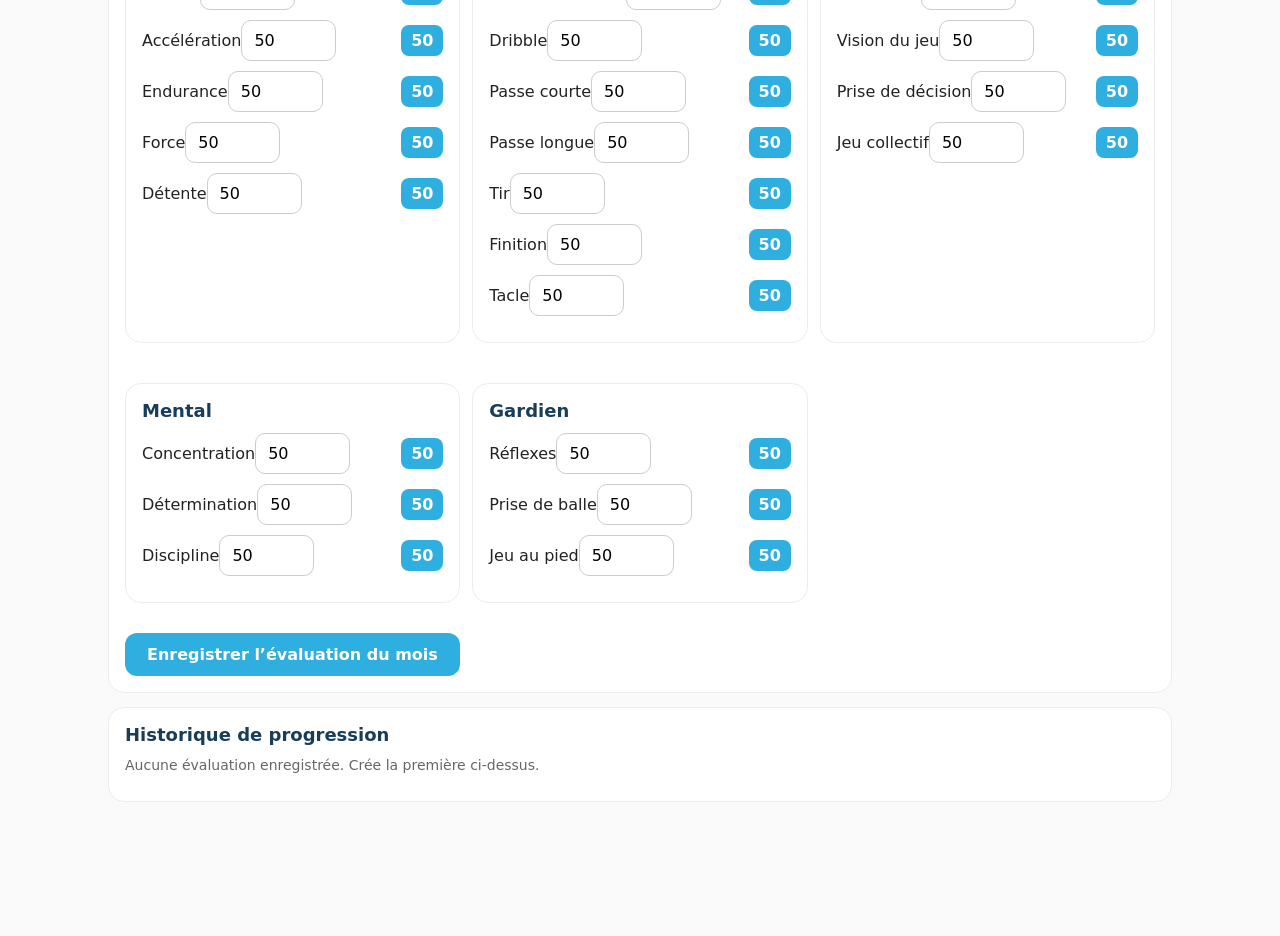
<file: progression.html>
<!DOCTYPE html>
<html lang="fr">
<head>
<meta charset="UTF-8">
<meta name="viewport" content="width=device-width, initial-scale=1.0">
<title>Progression joueurs – MIMOUNI Soccer Stats</title>
<link rel="icon" href="favicon.svg" type="image/svg+xml">
<link rel="manifest" href="manifest.webmanifest">
<meta name="theme-color" content="#2FAEE0">
<meta name="apple-mobile-web-app-capable" content="yes">
<meta name="apple-mobile-web-app-status-bar-style" content="default">
<link rel="stylesheet" href="style.css">
<script src="common.js" defer></script>
</head>
<body data-page="progression"></body>
</html>
</file>
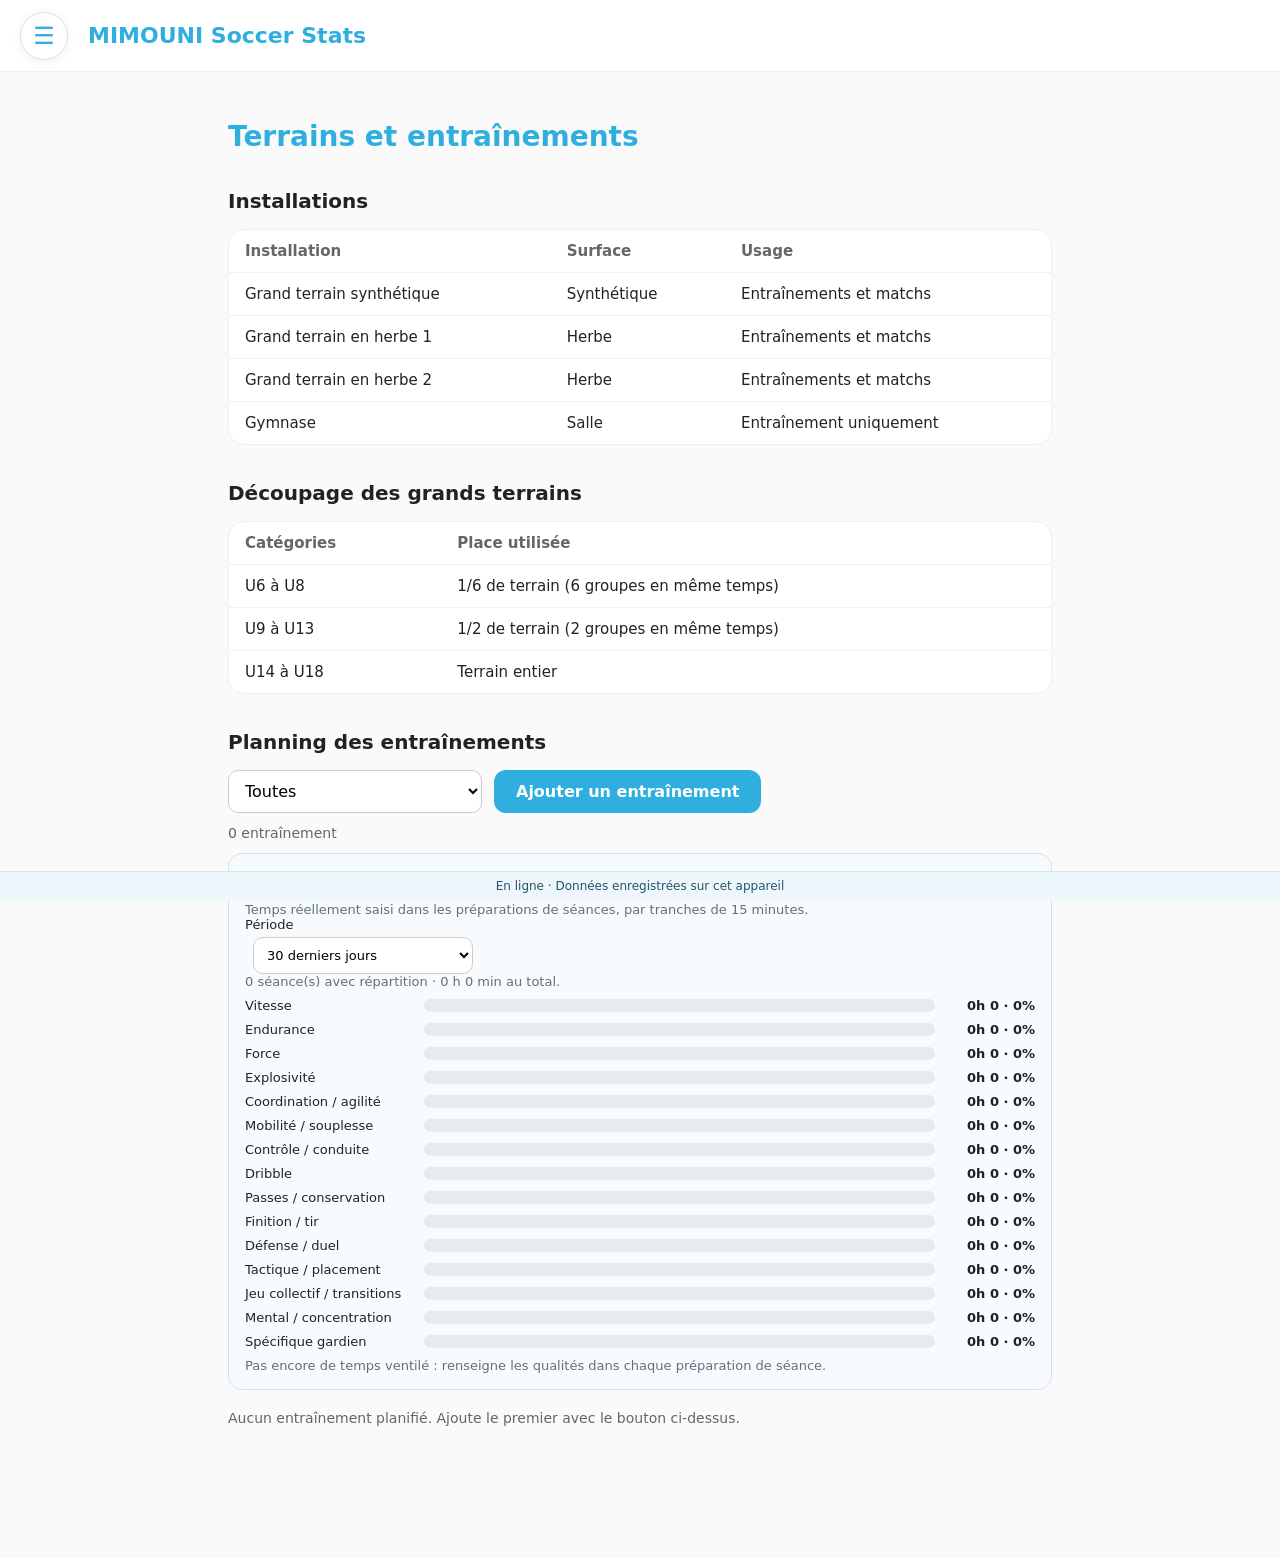
<file: terrains.html>
<!DOCTYPE html>
<html lang="fr">
<head>
<meta charset="UTF-8">
<meta name="viewport" content="width=device-width, initial-scale=1.0">
<title>Terrains – MIMOUNI Soccer Stats</title>
<link rel="icon" href="favicon.svg" type="image/svg+xml">
<link rel="manifest" href="manifest.webmanifest">
<meta name="theme-color" content="#2FAEE0">
<meta name="apple-mobile-web-app-capable" content="yes">
<meta name="apple-mobile-web-app-status-bar-style" content="default">
<link rel="stylesheet" href="style.css">
<script src="common.js" defer></script>
<script src="entrainements-details.js" defer></script>
<script src="charge-entrainement.js" defer></script>
</head>
<body data-page="terrains"></body>
</html>
</file>
<file: style.css>
* { margin:0; padding:0; box-sizing:border-box; font-family:'Segoe UI',system-ui,sans-serif; }
body { background:#fafafa; color:#222; }
header { background:#fff; color:#2FAEE0; height:72px; display:flex; align-items:center; padding:0 32px 0 88px; border-bottom:1px solid #eee; }
.logo { font-weight:700; font-size:22px; }
.floating-burger { position:fixed; top:12px; left:20px; width:48px; height:48px; background:#fff; border:1px solid #e0e0e0; border-radius:50%; box-shadow:0 2px 10px rgba(0,0,0,.06); display:flex; align-items:center; justify-content:center; font-size:24px; color:#2FAEE0; cursor:pointer; z-index:100; }
#overlay { display:none; position:fixed; inset:0; background:rgba(0,0,0,.25); z-index:200; }
#overlay.open { display:block; }
nav { position:fixed; top:0; left:-280px; width:270px; height:100%; background:#fff; z-index:300; transition:left .25s, visibility 0s .25s; visibility:hidden; overflow-y:auto; padding:24px 0; box-shadow:2px 0 16px rgba(0,0,0,.08); }
nav.open { left:0; visibility:visible; transition:left .25s; }
.nav-header { display:flex; align-items:center; gap:12px; padding:0 24px 20px; border-bottom:1px solid #eee; margin-bottom:12px; }
.nav-header img { width:40px; height:40px; }
.nav-header span { font-weight:700; font-size:16px; color:#2FAEE0; }
nav a { display:block; color:#333; text-decoration:none; padding:16px 28px; font-size:16px; }
nav a:hover, nav a.active { background:#f7fbff; color:#2FAEE0; }
main { max-width:880px; margin:0 auto; padding:48px 28px 120px; }
h1 { font-size:28px; margin-bottom:36px; color:#2FAEE0; }
h2 { font-size:20px; margin:36px 0 16px; }
.stats { display:grid; grid-template-columns:repeat(auto-fit,minmax(140px,1fr)); gap:20px; }
.stat { display:block; background:#fff; border-radius:20px; padding:24px; box-shadow:0 4px 12px rgba(0,0,0,.03); border:1px solid #f0f0f0; color:inherit; text-decoration:none; }
a.stat:hover { border-color:#2FAEE0; }
.stat .num { font-size:30px; font-weight:700; color:#2FAEE0; }
.stat .label { font-size:14px; color:#666; }
.tw { overflow-x:auto; background:#fff; border:1px solid #f0f0f0; border-radius:16px; }
table { width:100%; border-collapse:collapse; }
th, td { text-align:left; padding:12px 16px; border-bottom:1px solid #f0f0f0; font-size:15px; }
th { color:#666; font-weight:600; }
tr:last-child td { border-bottom:0; }
.badge { padding:3px 10px; border-radius:12px; font-size:13px; background:#e8f7ec; color:#1b7a37; }
.badge.Blessé { background:#fdecea; color:#b3261e; }
.badge.Suspendu { background:#fff4e0; color:#9a5b00; }
label.field { display:block; margin-bottom:16px; }
select, input[type=text] { font-size:16px; padding:10px 12px; border:1px solid #ccc; border-radius:10px; background:#fff; margin-left:8px; }
.row { display:flex; align-items:center; gap:12px; padding:12px 16px; background:#fff; border:1px solid #f0f0f0; border-radius:12px; margin-bottom:8px; }
.btn { font-size:16px; padding:12px 22px; border:0; border-radius:12px; background:#2FAEE0; color:#fff; font-weight:600; cursor:pointer; margin-top:16px; }
.note { color:#666; font-size:14px; margin:12px 0; }
:focus-visible { outline:3px solid #2FAEE0; outline-offset:2px; }
@media (prefers-reduced-motion: reduce) { nav, nav.open { transition:none; } }
.bar { display:flex; flex-wrap:wrap; gap:12px; align-items:center; margin-bottom:8px; }
.bar input, .bar select { margin:0; }
input[type=search], input[type=number], input[type=date] { font-size:16px; padding:10px 12px; border:1px solid #ccc; border-radius:10px; background:#fff; }
.bar .btn { margin:0; }
.btn.alt { background:#fff; color:#2FAEE0; border:1px solid #2FAEE0; }
.lnk { background:none; border:0; color:#2FAEE0; font-size:14px; cursor:pointer; padding:4px 6px; }
.lnk.del { color:#b3261e; }
td.act { white-space:nowrap; }
dialog { border:0; border-radius:16px; padding:24px; width:min(92vw,420px); margin:auto; }
dialog::backdrop { background:rgba(0,0,0,.3); }
dialog label.field select, dialog label.field input { display:block; width:100%; margin:6px 0 0; }
dialog h2 { margin:0 0 16px; }
.acts { display:flex; gap:12px; }

/* Adaptation mobile et petits écrans */
html { -webkit-text-size-adjust: 100%; }
body { min-width: 320px; }
button, input, select { font: inherit; }
button, .btn, .lnk, nav a { touch-action: manipulation; }
.tw { max-width: 100%; -webkit-overflow-scrolling: touch; }
@media (max-width: 640px) {
  header { height: 64px; padding: 0 16px 0 76px; }
  .logo { font-size: 17px; line-height: 1.2; }
  .floating-burger { top: 8px; left: 12px; width: 44px; height: 44px; }
  main { width: 100%; padding: 28px 14px 80px; }
  h1 { font-size: 24px; margin-bottom: 22px; }
  h2 { font-size: 18px; margin: 26px 0 12px; }
  .bar { align-items: stretch; }
  .bar > input, .bar > select, .bar > button { width: 100%; min-height: 44px; }
  .btn { min-height: 44px; padding: 11px 16px; }
  th, td { padding: 10px 11px; font-size: 14px; }
  .stats { grid-template-columns: repeat(2, minmax(0, 1fr)); gap: 10px; }
  .stat { padding: 16px; }
  .stat .num { font-size: 25px; }
  dialog { padding: 18px; max-height: 88vh; }
  .grid2 { grid-template-columns: 1fr; }
  .wide { grid-column: auto; }
  .acts { flex-wrap: wrap; }
  .acts .btn { flex: 1 1 120px; }
}
@media (max-width: 360px) {
  .stats { grid-template-columns: 1fr; }
  nav { width: min(270px, 85vw); }
}
</file>
